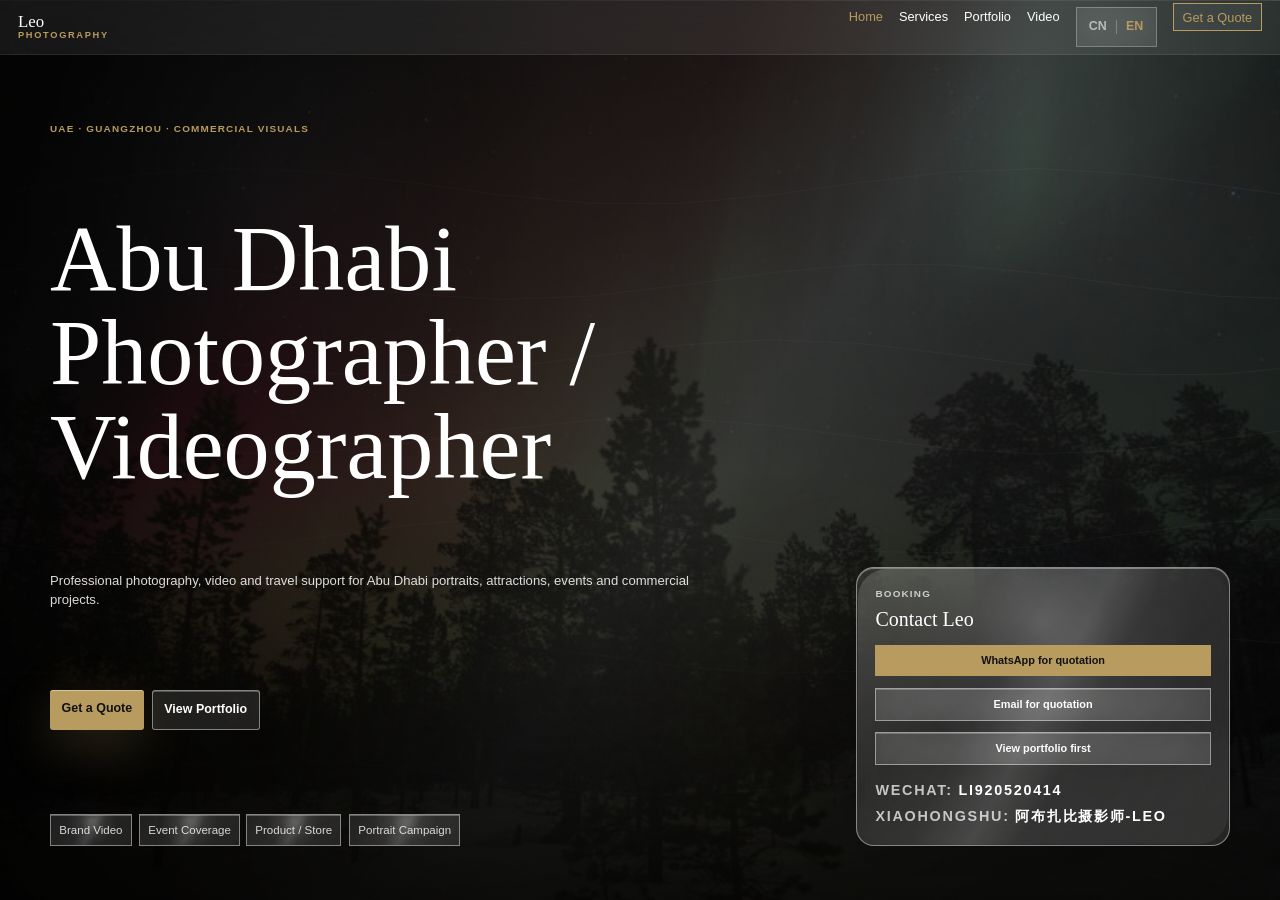
<file: index.html>
<!DOCTYPE html>
<html lang="en">
<head>
    <meta charset="UTF-8">
    <meta name="viewport" content="width=device-width, initial-scale=1.0">
    <meta name="description" content="Commercial video production and advertising photography in UAE, Dubai, Abu Dhabi and Guangzhou. Brand videos, event coverage, product photography and destination portraits.">
    <meta name="keywords" content="UAE commercial photographer, Dubai videographer, Abu Dhabi event photographer, Guangzhou commercial photography, Chinese photographer in UAE, brand video UAE, advertising photographer Guangzhou">
    <meta property="og:title" content="Leo Photography | UAE & Guangzhou Commercial Photographer / Videographer">
    <meta property="og:description" content="Commercial video production, advertising photography, event coverage and destination portraits for Chinese and international clients.">
    <meta property="og:type" content="website">
    <title>Leo Photography | UAE & Guangzhou Commercial Photographer / Videographer</title>
    <link rel="stylesheet" href="css/style.css">
</head>
<body class="home-page glass-page">
    <canvas id="glass-bg-canvas" class="glass-bg-canvas" aria-hidden="true"></canvas>
    <header class="header">
        <nav class="nav">
            <a class="logo" href="index.html" aria-label="Leo Photography home">
                <span>Leo</span>
                <small>Photography</small>
            </a>
            <div class="menu-toggle" id="mobile-menu" aria-label="Open navigation" role="button" tabindex="0">
                <span></span>
                <span></span>
                <span></span>
            </div>
            <ul class="nav-menu" id="nav-menu">
                <li><a href="index.html" class="active" data-i18n="nav.home">Home</a></li>
                <li><a href="services.html" data-i18n="nav.services">Services</a></li>
                <li><a href="gallery.html" data-i18n="nav.portfolio">Portfolio</a></li>
                <li><a href="video.html" data-i18n="menu.video">Video</a></li>
                <li>
                    <div class="language-switch" aria-label="Language switch">
                        <button type="button" class="lang-option" data-lang="zh" onclick="window.LeoI18n && window.LeoI18n.setLanguage('zh')">CN</button>
                        <span></span>
                        <button type="button" class="lang-option" data-lang="en" onclick="window.LeoI18n && window.LeoI18n.setLanguage('en')">EN</button>
                    </div>
                </li>
                <li><a href="https://wa.me/8613005442629" target="_blank" rel="noopener" class="nav-cta" data-i18n="nav.cta">Get a Quote</a></li>
            </ul>
        </nav>
    </header>

    <button class="reset-layout-btn" type="button" data-reset-glass data-i18n="glass.reset">Reset layout</button>

    <main>
        <section class="marketing-hero" id="top">
            <div class="hero-media" id="hero-media"></div>
            <div class="hero-shade"></div>
            <div class="hero-inner">
                <p class="eyebrow" data-i18n="hero.eyebrow">UAE · Guangzhou · Commercial Visuals</p>
                <h1 data-i18n="hero.title">Abu Dhabi Photographer / Videographer</h1>
                <p class="hero-copy" data-i18n="hero.copy">Professional visual production for brands, events, stores and destination portraits across the UAE and Guangzhou.</p>
                <div class="hero-actions">
                    <a href="https://wa.me/8613005442629" target="_blank" rel="noopener" class="btn btn-primary" data-i18n="hero.primary">Get a Quote</a>
                    <a href="gallery.html" class="btn btn-ghost" data-i18n="hero.secondary">View Portfolio</a>
                </div>
                <div class="hero-proof">
                    <span class="glass-card draggable-card" data-i18n="hero.proof1">Brand Video</span>
                    <span class="glass-card draggable-card" data-i18n="hero.proof2">Event Coverage</span>
                    <span class="glass-card draggable-card" data-i18n="hero.proof3">Product / Store</span>
                    <span class="glass-card draggable-card" data-i18n="hero.proof4">Portrait Campaign</span>
                </div>
                <aside class="hero-glass-card hero-contact-card glass-card draggable-card" aria-label="Contact Leo">
                    <p data-i18n="contact.eyebrow">Booking</p>
                    <h2 data-i18n="contact.shortTitle">Contact Leo</h2>
                    <div class="hero-contact-actions">
                        <a class="contact-button" href="https://wa.me/8613005442629" target="_blank" rel="noopener" data-track-contact="whatsapp" data-i18n="contact.whatsapp">WhatsApp for quotation</a>
                        <a class="contact-button" href="mailto:13005442629@163.com?subject=Commercial video / photography inquiry" data-track-contact="email" data-i18n="contact.email">Email for quotation</a>
                        <a class="contact-button" href="gallery.html" data-i18n="contact.portfolio">View portfolio first</a>
                    </div>
                    <div class="hero-contact-lines">
                        <p data-i18n="contact.wechat">WeChat: <strong>LI920520414</strong></p>
                        <p data-i18n="contact.xhs">Xiaohongshu: <strong>阿布扎比摄影师-Leo</strong></p>
                    </div>
                </aside>
            </div>
        </section>

        <section class="service-band" id="services">
            <div class="container glass-card draggable-card">
                <div class="section-heading">
                    <p class="eyebrow" data-i18n="services.eyebrow">Services</p>
                    <h2 data-i18n="services.title">Commercial visuals built for brand growth</h2>
                    <p data-i18n="services.copy">Video and photography for advertising, social media, websites, launches, exhibitions, stores and premium portraits.</p>
                </div>
                <div class="service-grid">
                    <article class="service-card glass-card draggable-card">
                        <img src="images/guangzhou/promotional/cover.jpg" alt="Commercial video production" loading="lazy">
                        <div>
                            <span>01</span>
                            <h3 data-i18n="services.videoTitle">Commercial Video Production</h3>
                            <p data-i18n="services.videoText">Brand films, ads, store introductions, product videos and event reels for Instagram, TikTok, websites and paid campaigns.</p>
                            <a href="gallery.html?tag=视频" data-i18n="services.videoLink">View video work</a>
                        </div>
                    </article>
                    <article class="service-card glass-card draggable-card">
                        <img src="images/abu-dhabi/exhibition/cover.jpg" alt="Event and exhibition coverage" loading="lazy">
                        <div>
                            <span>02</span>
                            <h3 data-i18n="services.eventTitle">Event & Exhibition Coverage</h3>
                            <p data-i18n="services.eventText">Coverage for UAE and Guangzhou exhibitions, launches, corporate events, store openings and brand activations.</p>
                            <a href="gallery.html?tag=活动" data-i18n="services.eventLink">View event work</a>
                        </div>
                    </article>
                    <article class="service-card glass-card draggable-card">
                        <img src="images/guangzhou/product/cover.jpg" alt="Advertising photography" loading="lazy">
                        <div>
                            <span>03</span>
                            <h3 data-i18n="services.photoTitle">Advertising Photography</h3>
                            <p data-i18n="services.photoText">Product, store, hotel, restaurant, space, team and personal brand photography for ads, menus, websites and social media.</p>
                            <a href="gallery.html?tag=商业" data-i18n="services.photoLink">View commercial work</a>
                        </div>
                    </article>
                </div>
            </div>
        </section>

        <section class="market-band">
            <div class="container market-layout glass-card draggable-card">
                <div>
                    <p class="eyebrow" data-i18n="markets.eyebrow">Markets</p>
                    <h2 data-i18n="markets.title">UAE and Guangzhou service for international clients</h2>
                    <p data-i18n="markets.copy">Leo works with Chinese brands, overseas founders, local businesses and international teams that need professional content ready for commercial use.</p>
                </div>
                <div class="market-grid">
                    <div class="glass-card draggable-card">
                        <span>UAE</span>
                        <h3>Abu Dhabi / Dubai</h3>
                        <p data-i18n="markets.uae">Exhibitions, hospitality, destination campaigns, tourism portraits, luxury spaces and social media content.</p>
                    </div>
                    <div class="glass-card draggable-card">
                        <span data-i18n="markets.chinaLabel">China</span>
                        <h3 data-i18n="markets.gzTitle">Guangzhou</h3>
                        <p data-i18n="markets.gz">Brand videos, product launches, store content, corporate events, commercial portraits and advertising assets.</p>
                    </div>
                    <div class="glass-card draggable-card">
                        <span data-i18n="markets.langLabel">Bilingual</span>
                        <h3 data-i18n="markets.langTitle">Chinese / English</h3>
                        <p data-i18n="markets.lang">Clear communication for Chinese clients, UAE local businesses and international production teams.</p>
                    </div>
                </div>
            </div>
        </section>

        <section class="featured-work">
            <div class="container glass-card draggable-card">
                <div class="section-heading split">
                    <div>
                        <p class="eyebrow" data-i18n="work.eyebrow">Selected Work</p>
                        <h2 data-i18n="work.title">Commercial case studies</h2>
                    </div>
                    <a href="gallery.html" class="text-link" data-i18n="work.viewAll">View all</a>
                </div>
                <div class="portfolio-grid" id="featured-albums"></div>
            </div>
        </section>

        <section class="trust-band">
            <div class="container trust-layout glass-card draggable-card">
                <div>
                    <p class="eyebrow" data-i18n="trust.eyebrow">Proof</p>
                    <h2 data-i18n="trust.title">Built for commercial delivery</h2>
                </div>
                <div class="trust-grid">
                    <div class="glass-card draggable-card">
                        <strong data-i18n="trust.item1Title">Commercial usage</strong>
                        <p data-i18n="trust.item1Text">Images and videos prepared for ads, websites, PR, menus, social media and client presentations.</p>
                    </div>
                    <div class="glass-card draggable-card">
                        <strong data-i18n="trust.item2Title">Bilingual communication</strong>
                        <p data-i18n="trust.item2Text">Chinese and English project communication for cross-border teams and UAE local clients.</p>
                    </div>
                    <div class="glass-card draggable-card">
                        <strong data-i18n="trust.item3Title">Fast social delivery</strong>
                        <p data-i18n="trust.item3Text">Deliverables can be planned for launch windows, event recaps and short-form content calendars.</p>
                    </div>
                    <div class="glass-card draggable-card">
                        <strong data-i18n="trust.item4Title">UAE + Guangzhou</strong>
                        <p data-i18n="trust.item4Text">Flexible production for Abu Dhabi, Dubai, Guangzhou and nearby commercial locations.</p>
                    </div>
                </div>
            </div>
        </section>

        <section class="process-band">
            <div class="container process-layout glass-card draggable-card">
                <div class="section-heading">
                    <p class="eyebrow" data-i18n="workflow.eyebrow">Workflow</p>
                    <h2 data-i18n="workflow.title">A clear process for business projects</h2>
                </div>
                <div class="process-list">
                    <div class="glass-card draggable-card">
                        <span>01</span>
                        <h3 data-i18n="workflow.step1Title">Brief & Objective</h3>
                        <p data-i18n="workflow.step1Text">Confirm business goal, target platform, location, visual reference, language needs and delivery format.</p>
                    </div>
                    <div class="glass-card draggable-card">
                        <span>02</span>
                        <h3 data-i18n="workflow.step2Title">Shot Plan</h3>
                        <p data-i18n="workflow.step2Text">Plan scenes, schedule, route and key frames based on advertising use, event flow or portrait concept.</p>
                    </div>
                    <div class="glass-card draggable-card">
                        <span>03</span>
                        <h3 data-i18n="workflow.step3Title">Production & Delivery</h3>
                        <p data-i18n="workflow.step3Text">Shoot, select, color grade, edit and retouch assets ready for ads, websites and social media.</p>
                    </div>
                </div>
            </div>
        </section>

        <section id="about" class="about-marketing">
            <div class="container about-layout glass-card draggable-card">
                <div>
                    <p class="eyebrow" data-i18n="about.eyebrow">About Leo</p>
                    <h2 data-i18n="about.title">Commercial perspective with real human texture</h2>
                </div>
                <div>
                    <p class="about-lead" data-i18n="about.lead">Leo provides commercial video and photography services across the UAE and Guangzhou, focused on brand image, advertising content, events, stores, products and destination portraits.</p>
                    <p id="photographer-bio" data-i18n="about.bio">Projects are planned around business use: where the assets will be published, what the audience needs to understand and how the final visuals support conversion.</p>
                    <div class="contact-info" id="contact-info"></div>
                </div>
            </div>
        </section>

        <section class="faq-band">
            <div class="container faq-layout glass-card draggable-card">
                <div class="section-heading">
                    <p class="eyebrow" data-i18n="faq.eyebrow">FAQ</p>
                    <h2 data-i18n="faq.title">Before you request a quote</h2>
                </div>
                <div class="faq-grid">
                    <article class="glass-card draggable-card">
                        <h3 data-i18n="faq.q1">Do you shoot in Dubai and Abu Dhabi?</h3>
                        <p data-i18n="faq.a1">Yes. Projects can be arranged in Abu Dhabi, Dubai, Guangzhou and nearby commercial locations.</p>
                    </article>
                    <article class="glass-card draggable-card">
                        <h3 data-i18n="faq.q2">Can you communicate in English?</h3>
                        <p data-i18n="faq.a2">Yes. Chinese and English inquiries are supported for briefs, shot plans and delivery notes.</p>
                    </article>
                    <article class="glass-card draggable-card">
                        <h3 data-i18n="faq.q3">Can you deliver short videos?</h3>
                        <p data-i18n="faq.a3">Yes. Short reels, brand clips, store introductions, event recaps and social-first edits can be planned.</p>
                    </article>
                    <article class="glass-card draggable-card">
                        <h3 data-i18n="faq.q4">What affects the price?</h3>
                        <p data-i18n="faq.a4">Location, shoot time, crew needs, number of deliverables, editing depth, usage and delivery timeline.</p>
                    </article>
                </div>
            </div>
        </section>

        <section id="contact" class="contact-cta">
            <div class="container contact-layout glass-card draggable-card">
                <div>
                    <p class="eyebrow" data-i18n="contact.eyebrow">Booking</p>
                    <h2 data-i18n="contact.title">Tell me about your campaign, event or brand story</h2>
                    <p data-i18n="contact.copy">Please include the city, project type, shooting date, target platform, expected deliverables and budget range.</p>
                    <ul class="quote-list">
                        <li data-i18n="contact.item1">City and shooting date</li>
                        <li data-i18n="contact.item2">Project type and usage platform</li>
                        <li data-i18n="contact.item3">Expected video length or photo quantity</li>
                        <li data-i18n="contact.item4">Budget range and delivery deadline</li>
                    </ul>
                </div>
                <div class="contact-panel glass-card draggable-card">
                    <a class="contact-button" href="https://wa.me/8613005442629" target="_blank" rel="noopener" data-track-contact="whatsapp" data-i18n="contact.whatsapp">WhatsApp for quotation</a>
                    <a class="contact-button" href="mailto:13005442629@163.com?subject=Commercial video / photography inquiry" data-track-contact="email" data-i18n="contact.email">Email for quotation</a>
                    <a class="contact-button" href="gallery.html" data-i18n="contact.portfolio">View portfolio first</a>
                    <p data-i18n="contact.wechat">WeChat: <strong>LI920520414</strong></p>
                    <p data-i18n="contact.xhs">Xiaohongshu: <strong>阿布扎比摄影师-Leo</strong></p>
                </div>
            </div>
        </section>
    </main>

    <footer class="footer">
        <div class="container">
            <p data-i18n="footer.copy">&copy; 2026 Leo Photography. Commercial Video & Portrait Photography.</p>
        </div>
    </footer>

    <script src="js/glass-bg.js"></script>
    <script src="js/i18n.js?v=20260706"></script>
    <script src="js/glass-cards.js"></script>
    <script src="js/main.js"></script>
</body>
</html>
</file>
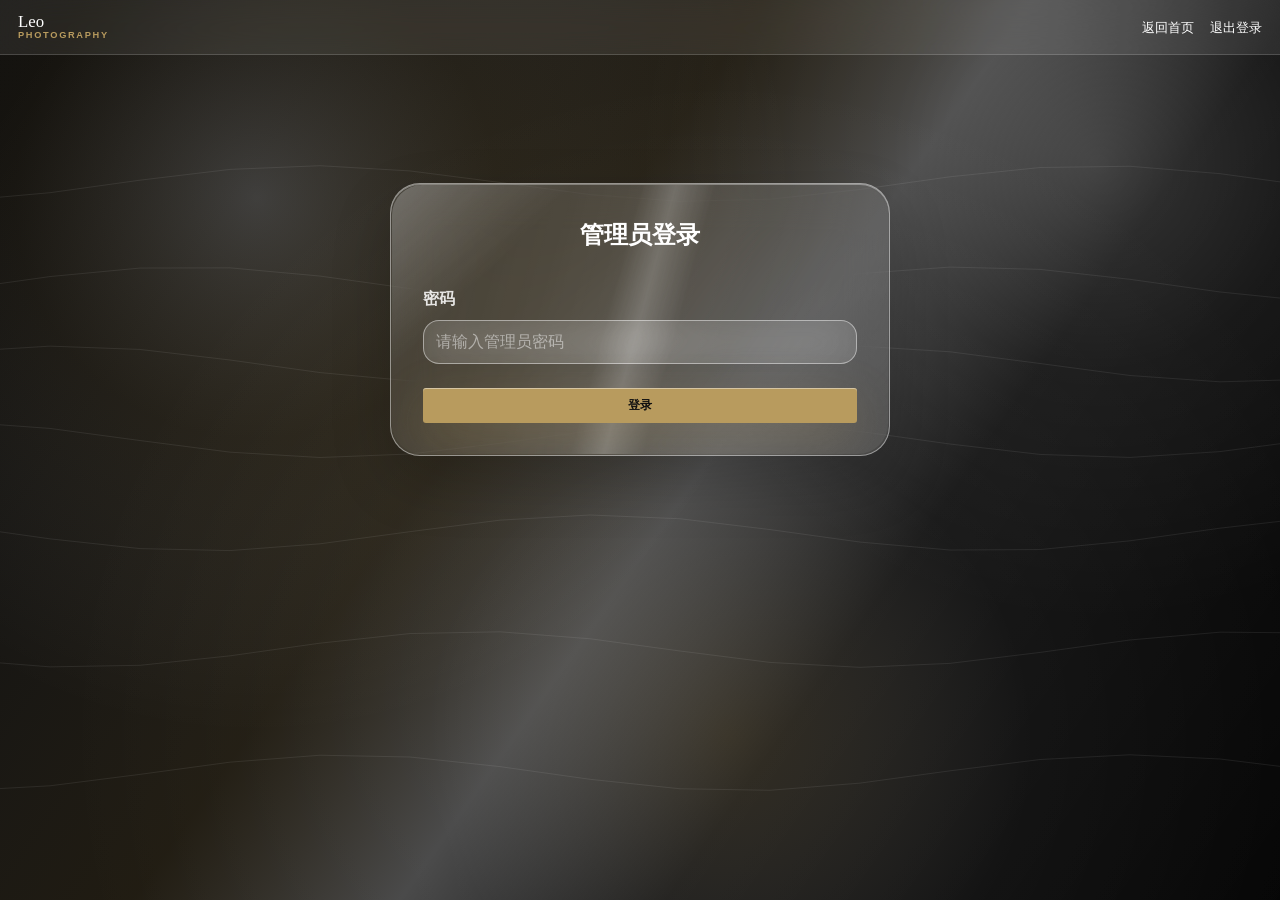
<file: admin.html>
<!DOCTYPE html>
<html lang="zh-CN">
<head>
    <meta charset="UTF-8">
    <meta name="viewport" content="width=device-width, initial-scale=1.0">
    <title>管理后台 - 个人摄影师Leo</title>
    <link rel="stylesheet" href="css/style.css">
</head>
<body class="glass-page admin-page">
    <canvas id="glass-bg-canvas" class="glass-bg-canvas" aria-hidden="true"></canvas>
    <header class="header">
        <nav class="nav">
            <a class="logo" href="index.html">
                <span>Leo</span>
                <small>Photography</small>
            </a>
            <div class="menu-toggle" id="mobile-menu">
                <span></span>
                <span></span>
                <span></span>
            </div>
            <ul class="nav-menu" id="nav-menu">
                <li><a href="index.html">返回首页</a></li>
                <li><a href="#" onclick="logout()">退出登录</a></li>
            </ul>
        </nav>
    </header>

    <!-- Login Form -->
    <div id="login-section" class="admin-container" style="display: none;">
        <div class="admin-content" style="max-width: 500px; margin: 4rem auto;">
            <h2 class="text-center mb-2">管理员登录</h2>
            <form onsubmit="handleLogin(event)">
                <div class="form-group">
                    <label>密码</label>
                    <input type="password" id="admin-password" required placeholder="请输入管理员密码">
                </div>
                <button type="submit" class="btn btn-primary" style="width: 100%;">登录</button>
            </form>
        </div>
    </div>

    <!-- Admin Dashboard -->
    <div id="admin-dashboard" style="display: none;">
        <div class="admin-container">
            <div class="admin-header">
                <h1>管理后台</h1>
                <p>管理相册和照片</p>
            </div>

            <div class="admin-tabs">
                <button class="admin-tab active" data-tab="albums">相册管理</button>
                <button class="admin-tab" data-tab="json">JSON编辑器</button>
                <button class="admin-tab" data-tab="guide">使用说明</button>
            </div>

            <!-- Albums Management Tab -->
            <div class="admin-content" id="tab-albums">
                <div style="display: flex; justify-content: space-between; align-items: center; margin-bottom: 2rem;">
                    <h2>相册列表</h2>
                    <button class="btn btn-primary" onclick="showAddAlbumForm()">+ 添加相册</button>
                </div>

                <div id="albums-list" class="albums-list">
                    <!-- Albums will be loaded here -->
                </div>
            </div>

            <!-- JSON Editor Tab -->
            <div class="admin-content hidden" id="tab-json">
                <div style="display: flex; justify-content: space-between; align-items: center; margin-bottom: 1rem;">
                    <h2>JSON编辑器</h2>
                    <div>
                        <button class="btn btn-secondary" onclick="formatJSON()">格式化</button>
                        <button class="btn btn-primary" onclick="downloadJSON()">下载JSON</button>
                    </div>
                </div>
                <p style="color: #666; margin-bottom: 1rem;">
                    直接编辑JSON配置文件。编辑完成后点击"下载JSON"，然后手动替换 data/albums.json 文件并提交到GitHub。
                </p>
                <textarea id="json-editor" class="json-editor"></textarea>
            </div>

            <!-- Guide Tab -->
            <div class="admin-content hidden" id="tab-guide">
                <h2>使用说明</h2>

                <div style="line-height: 1.8;">
                    <h3 style="margin-top: 2rem; margin-bottom: 1rem;">如何添加新相册？</h3>
                    <ol style="padding-left: 2rem;">
                        <li>在 <code>images/</code> 目录下创建相应的文件夹</li>
                        <li>将照片上传到该文件夹中</li>
                        <li>在"JSON编辑器"标签页编辑配置，添加新相册信息</li>
                        <li>下载编辑后的JSON文件</li>
                        <li>替换 <code>data/albums.json</code> 文件</li>
                        <li>提交更改到GitHub（<code>git add . && git commit -m "Add new album" && git push</code>）</li>
                    </ol>

                    <h3 style="margin-top: 2rem; margin-bottom: 1rem;">目录结构</h3>
                    <pre style="background: #f5f5f5; padding: 1rem; border-radius: 5px; overflow-x: auto;">
images/
├── abu-dhabi/
│   ├── louvre/
│   │   ├── cover.jpg
│   │   └── photo1.jpg
│   ├── grand-mosque/
│   └── emirates-palace/
└── guangzhou/
    ├── male/
    ├── female/
    ├── street/
    └── couple/</pre>

                    <h3 style="margin-top: 2rem; margin-bottom: 1rem;">JSON配置示例</h3>
                    <pre style="background: #f5f5f5; padding: 1rem; border-radius: 5px; overflow-x: auto;">
{
  "id": "album-id",
  "title": "相册标题",
  "description": "相册描述",
  "category": "guangzhou",
  "tags": ["标签1", "标签2"],
  "coverImage": "images/path/to/cover.jpg",
  "date": "2024-01",
  "location": "拍摄地点",
  "photos": [
    {
      "id": "photo-001",
      "src": "images/path/to/photo.jpg",
      "title": "照片标题",
      "description": "照片描述"
    }
  ]
}</pre>

                    <h3 style="margin-top: 2rem; margin-bottom: 1rem;">部署到GitHub Pages</h3>
                    <ol style="padding-left: 2rem;">
                        <li>将代码推送到GitHub仓库</li>
                        <li>在仓库设置中启用GitHub Pages</li>
                        <li>选择 <code>main</code> 分支的根目录</li>
                        <li>等待部署完成（通常1-2分钟）</li>
                        <li>访问 <code>https://你的用户名.github.io/仓库名</code></li>
                    </ol>

                    <h3 style="margin-top: 2rem; margin-bottom: 1rem;">修改管理员密码</h3>
                    <p>编辑 <code>js/admin.js</code> 文件，修改 <code>ADMIN_PASSWORD</code> 常量的值。</p>
                </div>
            </div>
        </div>
    </div>

    <!-- Add/Edit Album Modal -->
    <div id="album-modal" class="modal" style="display: none;">
        <div class="modal-content" style="max-width: 600px; margin: 2rem auto; background: white; padding: 2rem; border-radius: 10px; position: relative;">
            <span class="close-modal" onclick="closeModal()" style="position: absolute; top: 1rem; right: 1rem; font-size: 1.5rem; cursor: pointer;">&times;</span>
            <h2 id="modal-title">添加相册</h2>
            <form id="album-form" onsubmit="handleAlbumSubmit(event)">
                <input type="hidden" id="album-index">

                <div class="form-group">
                    <label>相册ID *</label>
                    <input type="text" id="album-id" required>
                </div>

                <div class="form-group">
                    <label>标题 *</label>
                    <input type="text" id="album-title-input" required>
                </div>

                <div class="form-group">
                    <label>描述</label>
                    <textarea id="album-description-input"></textarea>
                </div>

                <div class="form-group">
                    <label>分类 *</label>
                    <select id="album-category" required>
                        <option value="abu-dhabi">阿布扎比</option>
                        <option value="guangzhou">广州</option>
                    </select>
                </div>

                <div class="form-group">
                    <label>标签（用逗号分隔）</label>
                    <input type="text" id="album-tags" placeholder="例如: 人像, 街拍, 风光">
                </div>

                <div class="form-group">
                    <label>封面图片路径 *</label>
                    <input type="text" id="album-cover" required placeholder="例如: images/guangzhou/male/cover.jpg">
                </div>

                <div class="form-group">
                    <label>拍摄日期</label>
                    <input type="text" id="album-date" placeholder="例如: 2024-01">
                </div>

                <div class="form-group">
                    <label>拍摄地点</label>
                    <input type="text" id="album-location">
                </div>

                <div class="form-actions">
                    <button type="submit" class="btn btn-primary">保存</button>
                    <button type="button" class="btn" onclick="closeModal()">取消</button>
                </div>
            </form>
        </div>
    </div>

    <script src="js/glass-bg.js"></script>
    <script src="js/admin.js"></script>
</body>
</html>
</file>
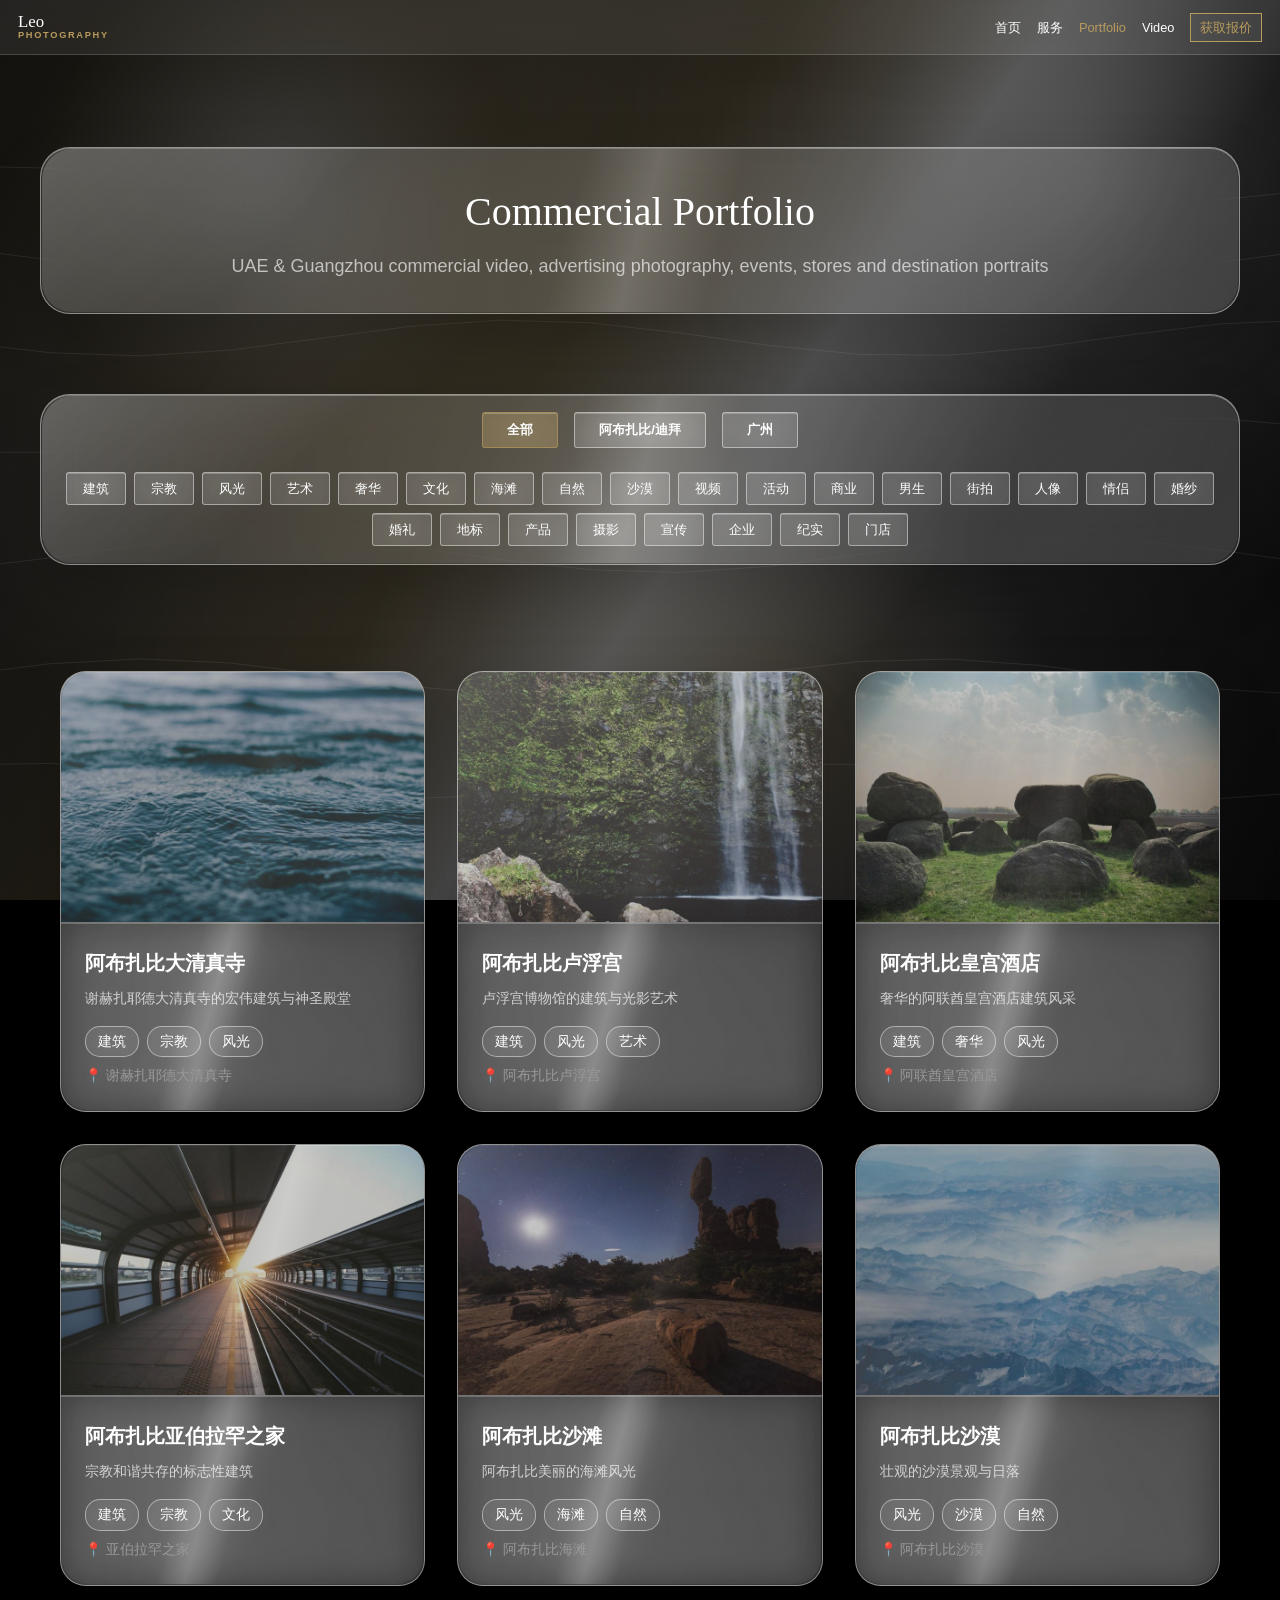
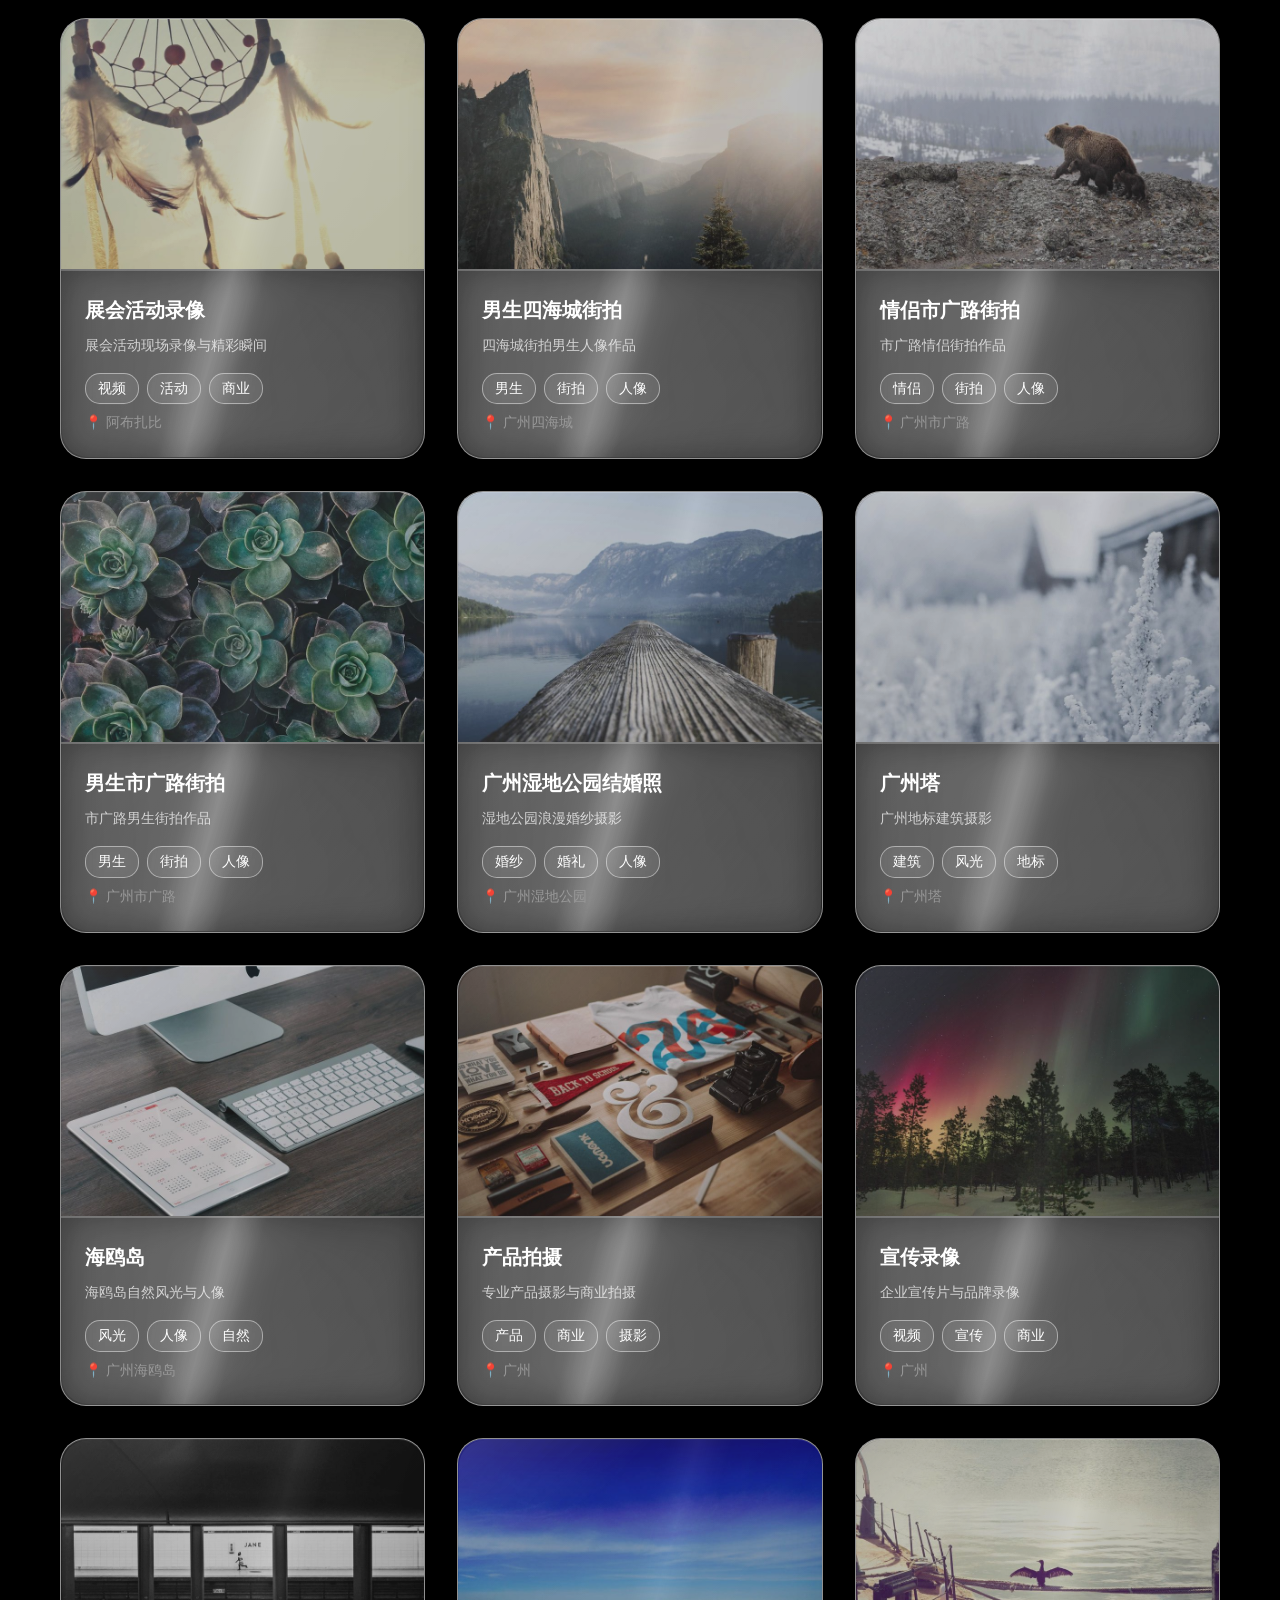
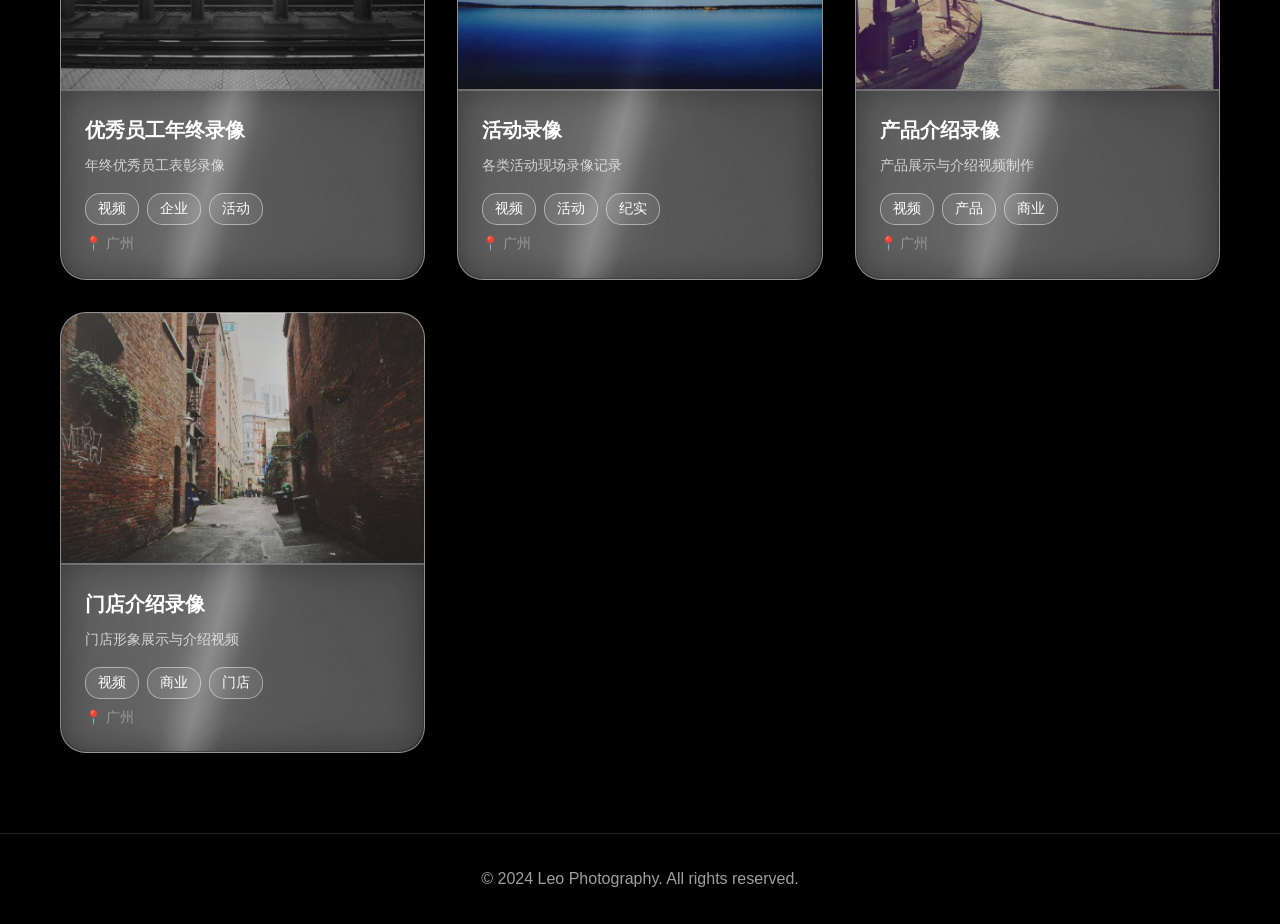
<file: gallery.html>
<!DOCTYPE html>
<html lang="zh-CN">
<head>
    <meta charset="UTF-8">
    <meta name="viewport" content="width=device-width, initial-scale=1.0">
    <meta name="description" content="Portfolio of UAE and Guangzhou commercial video production, advertising photography, events, stores, products and destination portraits by Leo.">
    <title>Commercial Portfolio - Leo Photography</title>
    <link rel="stylesheet" href="css/style.css">
</head>
<body class="glass-page">
    <canvas id="glass-bg-canvas" class="glass-bg-canvas" aria-hidden="true"></canvas>
    <header class="header">
        <nav class="nav">
            <a class="logo" href="index.html">
                <span>Leo</span>
                <small>Photography</small>
            </a>
            <div class="menu-toggle" id="mobile-menu">
                <span></span>
                <span></span>
                <span></span>
            </div>
            <ul class="nav-menu" id="nav-menu">
                <li><a href="index.html">首页</a></li>
                <li><a href="services.html">服务</a></li>
                <li><a href="gallery.html" class="active">Portfolio</a></li>
                <li><a href="video.html">Video</a></li>
                <li><a href="https://wa.me/8613005442629" target="_blank" rel="noopener" class="nav-cta">获取报价</a></li>
            </ul>
        </nav>
    </header>

    <main>
        <section class="gallery-header">
            <div class="container">
                <h1 class="page-title">Commercial Portfolio</h1>
                <p class="page-subtitle">UAE & Guangzhou commercial video, advertising photography, events, stores and destination portraits</p>
            </div>
        </section>

        <!-- Filter Section -->
        <section class="filter-section">
            <div class="container">
                <div class="filter-tabs">
                    <button class="filter-btn active" data-filter="all">全部</button>
                    <button class="filter-btn" data-filter="abu-dhabi-dubai">阿布扎比/迪拜</button>
                    <button class="filter-btn" data-filter="guangzhou">广州</button>
                </div>

                <div class="tags-filter" id="tags-filter">
                    <!-- Tags will be loaded here -->
                </div>
            </div>
        </section>

        <!-- Albums Grid -->
        <section class="albums-section">
            <div class="container">
                <div class="album-grid" id="albums-grid">
                    <!-- Albums will be loaded here -->
                </div>
            </div>
        </section>
    </main>

    <footer class="footer">
        <div class="container">
            <p>&copy; 2024 Leo Photography. All rights reserved.</p>
        </div>
    </footer>

    <script src="js/glass-bg.js"></script>
    <script src="js/gallery.js"></script>
</body>
</html>
</file>
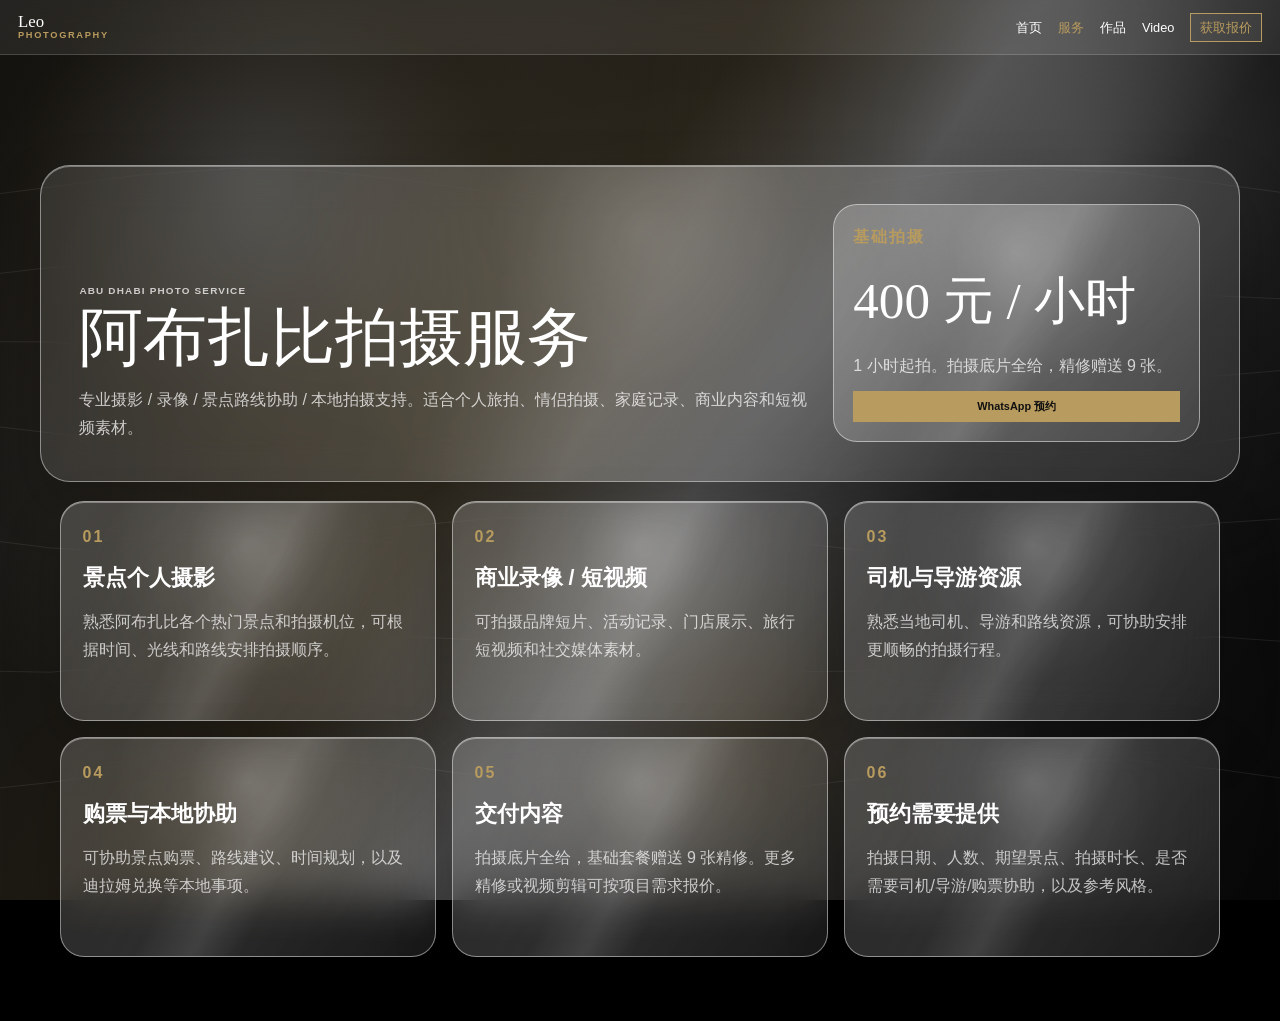
<file: services.html>
<!DOCTYPE html>
<html lang="zh-CN">
<head>
    <meta charset="UTF-8">
    <meta name="viewport" content="width=device-width, initial-scale=1.0">
    <meta name="description" content="阿布扎比摄影师 Leo 的具体拍摄服务、价格、景点路线、司机导游、购票和迪拉姆兑换协助。">
    <title>拍摄服务 - Leo Photography</title>
    <link rel="stylesheet" href="css/style.css">
</head>
<body class="glass-page service-detail-page">
    <canvas id="glass-bg-canvas" class="glass-bg-canvas" aria-hidden="true"></canvas>
    <header class="header">
        <nav class="nav">
            <a class="logo" href="index.html">
                <span>Leo</span>
                <small>Photography</small>
            </a>
            <div class="menu-toggle" id="mobile-menu">
                <span></span>
                <span></span>
                <span></span>
            </div>
            <ul class="nav-menu" id="nav-menu">
                <li><a href="index.html">首页</a></li>
                <li><a href="services.html" class="active">服务</a></li>
                <li><a href="gallery.html">作品</a></li>
                <li><a href="video.html">Video</a></li>
                <li><a href="https://wa.me/8613005442629" target="_blank" rel="noopener" class="nav-cta">获取报价</a></li>
            </ul>
        </nav>
    </header>

    <main class="service-detail-main">
        <section class="service-detail-hero">
            <div class="container service-detail-shell glass-card draggable-card">
                <div>
                    <p class="eyebrow">Abu Dhabi Photo Service</p>
                    <h1>阿布扎比拍摄服务</h1>
                    <p>专业摄影 / 录像 / 景点路线协助 / 本地拍摄支持。适合个人旅拍、情侣拍摄、家庭记录、商业内容和短视频素材。</p>
                </div>
                <aside class="service-price-card glass-card draggable-card">
                    <span>基础拍摄</span>
                    <strong>400 元 / 小时</strong>
                    <p>1 小时起拍。拍摄底片全给，精修赠送 9 张。</p>
                    <a class="contact-button" href="https://wa.me/8613005442629" target="_blank" rel="noopener">WhatsApp 预约</a>
                </aside>
            </div>
        </section>

        <section class="service-detail-section">
            <div class="container service-detail-grid">
                <article class="service-detail-card glass-card draggable-card">
                    <span>01</span>
                    <h2>景点个人摄影</h2>
                    <p>熟悉阿布扎比各个热门景点和拍摄机位，可根据时间、光线和路线安排拍摄顺序。</p>
                </article>
                <article class="service-detail-card glass-card draggable-card">
                    <span>02</span>
                    <h2>商业录像 / 短视频</h2>
                    <p>可拍摄品牌短片、活动记录、门店展示、旅行短视频和社交媒体素材。</p>
                </article>
                <article class="service-detail-card glass-card draggable-card">
                    <span>03</span>
                    <h2>司机与导游资源</h2>
                    <p>熟悉当地司机、导游和路线资源，可协助安排更顺畅的拍摄行程。</p>
                </article>
                <article class="service-detail-card glass-card draggable-card">
                    <span>04</span>
                    <h2>购票与本地协助</h2>
                    <p>可协助景点购票、路线建议、时间规划，以及迪拉姆兑换等本地事项。</p>
                </article>
                <article class="service-detail-card glass-card draggable-card">
                    <span>05</span>
                    <h2>交付内容</h2>
                    <p>拍摄底片全给，基础套餐赠送 9 张精修。更多精修或视频剪辑可按项目需求报价。</p>
                </article>
                <article class="service-detail-card glass-card draggable-card">
                    <span>06</span>
                    <h2>预约需要提供</h2>
                    <p>拍摄日期、人数、期望景点、拍摄时长、是否需要司机/导游/购票协助，以及参考风格。</p>
                </article>
            </div>
        </section>
    </main>

    <script src="js/glass-bg.js"></script>
    <script src="js/glass-cards.js"></script>
    <script src="js/main.js"></script>
</body>
</html>
</file>
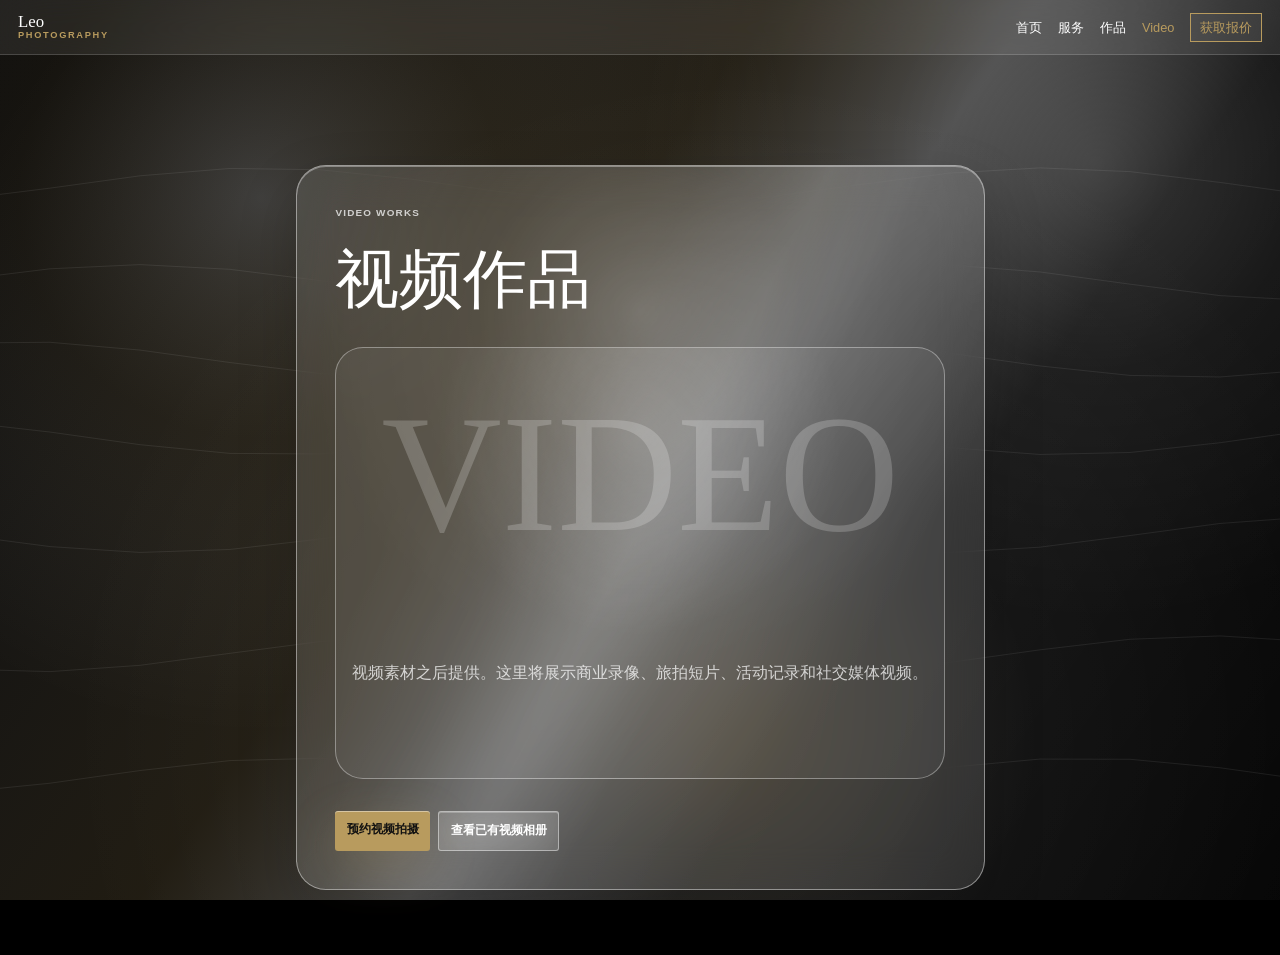
<file: video.html>
<!DOCTYPE html>
<html lang="zh-CN">
<head>
    <meta charset="UTF-8">
    <meta name="viewport" content="width=device-width, initial-scale=1.0">
    <meta name="description" content="Leo Photography 视频作品页面，后续将展示商业录像、旅拍视频和短视频素材。">
    <title>Video - Leo Photography</title>
    <link rel="stylesheet" href="css/style.css">
</head>
<body class="glass-page video-page">
    <canvas id="glass-bg-canvas" class="glass-bg-canvas" aria-hidden="true"></canvas>
    <header class="header">
        <nav class="nav">
            <a class="logo" href="index.html">
                <span>Leo</span>
                <small>Photography</small>
            </a>
            <div class="menu-toggle" id="mobile-menu">
                <span></span>
                <span></span>
                <span></span>
            </div>
            <ul class="nav-menu" id="nav-menu">
                <li><a href="index.html">首页</a></li>
                <li><a href="services.html">服务</a></li>
                <li><a href="gallery.html">作品</a></li>
                <li><a href="video.html" class="active">Video</a></li>
                <li><a href="https://wa.me/8613005442629" target="_blank" rel="noopener" class="nav-cta">获取报价</a></li>
            </ul>
        </nav>
    </header>

    <main class="video-main">
        <section class="video-stage">
            <div class="container video-shell glass-card draggable-card">
                <p class="eyebrow">Video Works</p>
                <h1>视频作品</h1>
                <div class="video-placeholder">
                    <span>VIDEO</span>
                    <p>视频素材之后提供。这里将展示商业录像、旅拍短片、活动记录和社交媒体视频。</p>
                </div>
                <div class="hero-actions">
                    <a class="btn btn-primary" href="https://wa.me/8613005442629" target="_blank" rel="noopener">预约视频拍摄</a>
                    <a class="btn btn-ghost" href="gallery.html?tag=视频">查看已有视频相册</a>
                </div>
            </div>
        </section>
    </main>

    <script src="js/glass-bg.js"></script>
    <script src="js/glass-cards.js"></script>
    <script src="js/main.js"></script>
</body>
</html>
</file>
<file: css/style.css>
/* Reset and Base Styles */
* {
    margin: 0;
    padding: 0;
    box-sizing: border-box;
}

:root {
    --primary-color: #2c3e50;
    --secondary-color: #3498db;
    --accent-color: #e74c3c;
    --text-color: #333;
    --light-bg: #f8f9fa;
    --white: #ffffff;
    --shadow: 0 2px 10px rgba(0, 0, 0, 0.1);
    --shadow-lg: 0 4px 20px rgba(0, 0, 0, 0.15);
}

body {
    font-family: -apple-system, BlinkMacSystemFont, 'Segoe UI', Roboto, 'Helvetica Neue', Arial, sans-serif;
    line-height: 1.6;
    color: var(--text-color);
    background-color: var(--white);
    overflow-x: hidden;
}

.container {
    max-width: 1200px;
    margin: 0 auto;
    padding: 0 20px;
}

/* Header and Navigation */
.header {
    background-color: var(--white);
    box-shadow: var(--shadow);
    position: sticky;
    top: 0;
    z-index: 100;
}

.nav {
    display: flex;
    justify-content: space-between;
    align-items: center;
    padding: 1rem 2rem;
    max-width: 1200px;
    margin: 0 auto;
}

.logo {
    font-size: 1.5rem;
    font-weight: bold;
    color: var(--primary-color);
}

.nav-menu {
    display: flex;
    list-style: none;
    gap: 2rem;
}

.nav-menu a {
    text-decoration: none;
    color: var(--text-color);
    font-weight: 500;
    transition: color 0.3s;
}

.nav-menu a:hover,
.nav-menu a.active {
    color: var(--secondary-color);
}

.admin-link {
    color: var(--accent-color) !important;
}

/* Hero Slider Section */
.hero-slider {
    position: relative;
    width: 100%;
    height: 100vh;
    min-height: 500px;
    overflow: hidden;
}

.slider-container {
    position: absolute;
    top: 0;
    left: 0;
    width: 100%;
    height: 100%;
}

.slider-slide {
    position: absolute;
    top: 0;
    left: 0;
    width: 100%;
    height: 100%;
    opacity: 0;
    transition: opacity 1.5s ease-in-out;
    background-size: cover;
    background-position: center;
    background-repeat: no-repeat;
}

.slider-slide.active {
    opacity: 1;
    z-index: 1;
}

.slider-overlay {
    position: absolute;
    top: 0;
    left: 0;
    width: 100%;
    height: 100%;
    background: linear-gradient(to bottom, rgba(0, 0, 0, 0.3), rgba(0, 0, 0, 0.5));
    z-index: 2;
}

.slider-content {
    position: absolute;
    top: 50%;
    left: 50%;
    transform: translate(-50%, -50%);
    text-align: center;
    color: var(--white);
    z-index: 3;
    max-width: 800px;
    padding: 0 20px;
    width: 100%;
}

.slider-title {
    font-size: 3.5rem;
    font-weight: bold;
    margin-bottom: 1rem;
    text-shadow: 2px 2px 10px rgba(0, 0, 0, 0.7);
    animation: fadeInUp 1s ease-out;
}

.slider-subtitle {
    font-size: 1.5rem;
    margin-bottom: 2rem;
    opacity: 0.95;
    text-shadow: 1px 1px 5px rgba(0, 0, 0, 0.7);
    animation: fadeInUp 1s ease-out 0.3s backwards;
}

.slider-content .btn {
    animation: fadeInUp 1s ease-out 0.6s backwards;
}

@keyframes fadeInUp {
    from {
        opacity: 0;
        transform: translateY(30px);
    }
    to {
        opacity: 1;
        transform: translateY(0);
    }
}

/* Slider Navigation */
.slider-nav {
    position: absolute;
    top: 50%;
    transform: translateY(-50%);
    background: rgba(255, 255, 255, 0.2);
    color: var(--white);
    border: none;
    font-size: 3rem;
    padding: 1rem 1.5rem;
    cursor: pointer;
    z-index: 4;
    transition: all 0.3s;
    backdrop-filter: blur(5px);
}

.slider-nav:hover {
    background: rgba(255, 255, 255, 0.3);
}

.slider-prev {
    left: 20px;
}

.slider-next {
    right: 20px;
}

/* Slider Dots */
.slider-dots {
    position: absolute;
    bottom: 30px;
    left: 50%;
    transform: translateX(-50%);
    display: flex;
    gap: 12px;
    z-index: 4;
}

.slider-dot {
    width: 12px;
    height: 12px;
    border-radius: 50%;
    background: rgba(255, 255, 255, 0.5);
    cursor: pointer;
    transition: all 0.3s;
    border: 2px solid transparent;
}

.slider-dot:hover {
    background: rgba(255, 255, 255, 0.8);
}

.slider-dot.active {
    background: var(--white);
    border-color: var(--white);
    width: 14px;
    height: 14px;
}

.btn {
    display: inline-block;
    padding: 12px 32px;
    text-decoration: none;
    border-radius: 5px;
    font-weight: 600;
    transition: all 0.3s;
    border: none;
    cursor: pointer;
}

.btn-primary {
    background-color: var(--white);
    color: var(--secondary-color);
}

.btn-primary:hover {
    transform: translateY(-2px);
    box-shadow: var(--shadow-lg);
}

.btn-secondary {
    background-color: var(--secondary-color);
    color: var(--white);
}

.btn-danger {
    background-color: var(--accent-color);
    color: var(--white);
}

/* Sections */
.section-title {
    text-align: center;
    font-size: 2.5rem;
    margin-bottom: 3rem;
    color: var(--primary-color);
}

.about {
    padding: 80px 20px;
    background-color: var(--light-bg);
}

.about-content {
    max-width: 800px;
    margin: 0 auto;
    text-align: center;
}

.about-content p {
    font-size: 1.125rem;
    line-height: 1.8;
    margin-bottom: 2rem;
}

.contact-info {
    display: flex;
    justify-content: center;
    gap: 2rem;
    flex-wrap: wrap;
}

.contact-item {
    display: flex;
    align-items: center;
    gap: 0.5rem;
}

/* Categories */
.categories {
    padding: 80px 20px;
}

.category-grid {
    display: grid;
    grid-template-columns: repeat(auto-fit, minmax(300px, 1fr));
    gap: 2rem;
}

.category-card {
    background: var(--white);
    border-radius: 10px;
    padding: 2rem;
    text-align: center;
    box-shadow: var(--shadow);
    transition: transform 0.3s, box-shadow 0.3s;
    cursor: pointer;
}

.category-card:hover {
    transform: translateY(-5px);
    box-shadow: var(--shadow-lg);
}

.category-card h3 {
    color: var(--primary-color);
    margin-bottom: 0.5rem;
}

/* Albums Grid */
.featured,
.albums-section {
    padding: 80px 20px;
}

.album-grid {
    display: grid;
    grid-template-columns: repeat(auto-fill, minmax(280px, 1fr));
    gap: 2rem;
}

.album-card {
    background: var(--white);
    border-radius: 10px;
    overflow: hidden;
    box-shadow: var(--shadow);
    transition: transform 0.3s, box-shadow 0.3s;
    cursor: pointer;
}

.album-card:hover {
    transform: translateY(-5px);
    box-shadow: var(--shadow-lg);
}

.album-cover {
    width: 100%;
    height: 250px;
    object-fit: cover;
    background-color: var(--light-bg);
    display: flex;
    align-items: center;
    justify-content: center;
    color: #999;
}

.album-cover img {
    width: 100%;
    height: 100%;
    object-fit: cover;
}

.album-info {
    padding: 1.5rem;
}

.album-title {
    font-size: 1.25rem;
    font-weight: 600;
    margin-bottom: 0.5rem;
    color: var(--primary-color);
}

.album-description {
    color: #666;
    font-size: 0.9rem;
    margin-bottom: 1rem;
}

.album-tags {
    display: flex;
    flex-wrap: wrap;
    gap: 0.5rem;
}

.tag {
    display: inline-block;
    padding: 0.25rem 0.75rem;
    background-color: var(--light-bg);
    border-radius: 15px;
    font-size: 0.85rem;
    color: var(--text-color);
}

/* Gallery Page */
.gallery-header {
    background: linear-gradient(135deg, var(--primary-color) 0%, var(--secondary-color) 100%);
    color: var(--white);
    padding: 60px 20px;
    text-align: center;
}

.page-title {
    font-size: 2.5rem;
    margin-bottom: 0.5rem;
}

.page-subtitle {
    font-size: 1.125rem;
    opacity: 0.9;
}

/* Filter Section */
.filter-section {
    padding: 40px 20px;
    background-color: var(--light-bg);
}

.filter-tabs {
    display: flex;
    justify-content: center;
    gap: 1rem;
    flex-wrap: wrap;
    margin-bottom: 1.5rem;
}

.filter-btn {
    padding: 0.5rem 1.5rem;
    background-color: var(--white);
    border: 2px solid var(--primary-color);
    border-radius: 25px;
    color: var(--primary-color);
    font-weight: 600;
    cursor: pointer;
    transition: all 0.3s;
}

.filter-btn:hover,
.filter-btn.active {
    background-color: var(--primary-color);
    color: var(--white);
}

.tags-filter {
    display: flex;
    justify-content: center;
    gap: 0.5rem;
    flex-wrap: wrap;
}

.tag-filter {
    padding: 0.4rem 1rem;
    background-color: var(--white);
    border: 1px solid #ddd;
    border-radius: 20px;
    cursor: pointer;
    transition: all 0.3s;
}

.tag-filter:hover,
.tag-filter.active {
    background-color: var(--secondary-color);
    color: var(--white);
    border-color: var(--secondary-color);
}

/* Album Detail Page */
.album-header {
    padding: 60px 20px;
    background-color: var(--light-bg);
}

.back-link {
    display: inline-block;
    margin-bottom: 1rem;
    color: var(--secondary-color);
    text-decoration: none;
    font-weight: 600;
}

.back-link:hover {
    text-decoration: underline;
}

.album-meta {
    display: flex;
    gap: 2rem;
    flex-wrap: wrap;
    margin-top: 1rem;
    color: #666;
}

/* Photos Grid */
.photos-section {
    padding: 60px 20px;
}

.photos-grid {
    display: grid;
    grid-template-columns: repeat(auto-fill, minmax(250px, 1fr));
    gap: 1.5rem;
}

.photo-item {
    position: relative;
    overflow: hidden;
    border-radius: 8px;
    cursor: pointer;
    aspect-ratio: 1;
    background-color: var(--light-bg);
}

.photo-item img {
    width: 100%;
    height: 100%;
    object-fit: cover;
    transition: transform 0.3s;
}

.photo-item:hover img {
    transform: scale(1.1);
}

.photo-overlay {
    position: absolute;
    bottom: 0;
    left: 0;
    right: 0;
    background: linear-gradient(to top, rgba(0, 0, 0, 0.7), transparent);
    color: var(--white);
    padding: 1rem;
    opacity: 0;
    transition: opacity 0.3s;
}

.photo-item:hover .photo-overlay {
    opacity: 1;
}

/* Video Support */
.video-item {
    position: relative;
}

.video-item video {
    width: 100%;
    height: 100%;
    object-fit: cover;
    cursor: pointer;
}

.video-play-icon {
    position: absolute;
    top: 50%;
    left: 50%;
    transform: translate(-50%, -50%);
    width: 60px;
    height: 60px;
    background: rgba(0, 0, 0, 0.6);
    border-radius: 50%;
    display: flex;
    align-items: center;
    justify-content: center;
    font-size: 24px;
    color: var(--white);
    cursor: pointer;
    transition: all 0.3s;
    backdrop-filter: blur(5px);
    pointer-events: none;
}

.video-item:hover .video-play-icon {
    background: rgba(0, 0, 0, 0.8);
    transform: translate(-50%, -50%) scale(1.1);
}

.media-type-badge {
    display: inline-block;
    background: var(--accent-color);
    color: var(--white);
    padding: 0.25rem 0.75rem;
    border-radius: 15px;
    font-size: 0.75rem;
    font-weight: 600;
    margin-top: 0.5rem;
}

/* Download Button */
.download-btn {
    position: absolute;
    top: 10px;
    right: 10px;
    background: rgba(0, 0, 0, 0.6);
    color: var(--white);
    border: none;
    width: 36px;
    height: 36px;
    border-radius: 50%;
    cursor: pointer;
    font-size: 16px;
    display: flex;
    align-items: center;
    justify-content: center;
    opacity: 0;
    transition: all 0.3s;
    z-index: 10;
    backdrop-filter: blur(5px);
}

.photo-item:hover .download-btn {
    opacity: 1;
}

.download-btn:hover {
    background: rgba(0, 0, 0, 0.8);
    transform: scale(1.1);
}

/* Album Actions */
.album-actions {
    display: flex;
    gap: 0.5rem;
    flex-wrap: wrap;
}

.album-actions .btn {
    white-space: nowrap;
}

/* Lightbox Video */
.lightbox-video {
    max-width: 90vw;
    max-height: 80vh;
    outline: none;
}

/* Lightbox */
.lightbox {
    display: none;
    position: fixed;
    top: 0;
    left: 0;
    right: 0;
    bottom: 0;
    background-color: rgba(0, 0, 0, 0.9);
    z-index: 1000;
    align-items: center;
    justify-content: center;
}

.lightbox.active {
    display: flex;
}

.lightbox-content {
    position: relative;
    max-width: 90%;
    max-height: 90%;
}

.lightbox-img {
    max-width: 100%;
    max-height: 80vh;
    object-fit: contain;
}

.lightbox-close {
    position: absolute;
    top: -40px;
    right: 0;
    color: var(--white);
    font-size: 2rem;
    cursor: pointer;
}

.lightbox-prev,
.lightbox-next {
    position: absolute;
    top: 50%;
    transform: translateY(-50%);
    background-color: rgba(255, 255, 255, 0.2);
    color: var(--white);
    border: none;
    font-size: 2rem;
    padding: 1rem;
    cursor: pointer;
    transition: background-color 0.3s;
}

.lightbox-prev {
    left: -60px;
}

.lightbox-next {
    right: -60px;
}

.lightbox-prev:hover,
.lightbox-next:hover {
    background-color: rgba(255, 255, 255, 0.3);
}

.lightbox-caption {
    color: var(--white);
    text-align: center;
    margin-top: 1rem;
}

/* Admin Page */
.admin-container {
    max-width: 1400px;
    margin: 2rem auto;
    padding: 0 20px;
}

.admin-header {
    background: var(--primary-color);
    color: var(--white);
    padding: 2rem;
    border-radius: 10px;
    margin-bottom: 2rem;
}

.admin-tabs {
    display: flex;
    gap: 1rem;
    margin-bottom: 2rem;
    border-bottom: 2px solid var(--light-bg);
}

.admin-tab {
    padding: 1rem 2rem;
    background: none;
    border: none;
    cursor: pointer;
    font-weight: 600;
    color: var(--text-color);
    border-bottom: 3px solid transparent;
    transition: all 0.3s;
}

.admin-tab.active {
    color: var(--secondary-color);
    border-bottom-color: var(--secondary-color);
}

.admin-content {
    background: var(--white);
    padding: 2rem;
    border-radius: 10px;
    box-shadow: var(--shadow);
}

.form-group {
    margin-bottom: 1.5rem;
}

.form-group label {
    display: block;
    margin-bottom: 0.5rem;
    font-weight: 600;
}

.form-group input,
.form-group textarea,
.form-group select {
    width: 100%;
    padding: 0.75rem;
    border: 1px solid #ddd;
    border-radius: 5px;
    font-size: 1rem;
}

.form-group textarea {
    min-height: 100px;
    resize: vertical;
}

.form-actions {
    display: flex;
    gap: 1rem;
    margin-top: 2rem;
}

.albums-list {
    display: grid;
    gap: 1rem;
}

.album-item {
    display: flex;
    align-items: center;
    gap: 1rem;
    padding: 1rem;
    background: var(--light-bg);
    border-radius: 8px;
}

.album-item-thumb {
    width: 80px;
    height: 80px;
    object-fit: cover;
    border-radius: 5px;
    background-color: #ddd;
}

.album-item-info {
    flex: 1;
}

.album-item-actions {
    display: flex;
    gap: 0.5rem;
}

.json-editor {
    width: 100%;
    min-height: 400px;
    font-family: 'Monaco', 'Menlo', 'Courier New', monospace;
    font-size: 0.9rem;
    padding: 1rem;
    border: 1px solid #ddd;
    border-radius: 5px;
}

/* Modal */
.modal {
    position: fixed;
    top: 0;
    left: 0;
    width: 100%;
    height: 100%;
    background-color: rgba(0, 0, 0, 0.5);
    z-index: 1000;
    overflow-y: auto;
}

.modal-content {
    position: relative;
    background-color: var(--white);
    margin: 2rem auto;
    padding: 2rem;
    border-radius: 10px;
    box-shadow: var(--shadow-lg);
}

.close-modal {
    position: absolute;
    top: 1rem;
    right: 1rem;
    font-size: 1.5rem;
    cursor: pointer;
    color: #999;
    transition: color 0.3s;
}

.close-modal:hover {
    color: var(--text-color);
}

/* Footer */
.footer {
    background-color: var(--primary-color);
    color: var(--white);
    text-align: center;
    padding: 2rem 20px;
    margin-top: 4rem;
}

/* Mobile Menu Toggle */
.menu-toggle {
    display: none;
    flex-direction: column;
    cursor: pointer;
    padding: 0.5rem;
}

.menu-toggle span {
    width: 25px;
    height: 3px;
    background-color: var(--primary-color);
    margin: 3px 0;
    transition: 0.3s;
    border-radius: 3px;
}

.menu-toggle.active span:nth-child(1) {
    transform: rotate(-45deg) translate(-5px, 6px);
}

.menu-toggle.active span:nth-child(2) {
    opacity: 0;
}

.menu-toggle.active span:nth-child(3) {
    transform: rotate(45deg) translate(-5px, -6px);
}

/* Tablet Responsive */
@media (max-width: 1024px) {
    .container {
        padding: 0 15px;
    }

    .hero-slider {
        height: 80vh;
    }

    .slider-title {
        font-size: 2.5rem;
    }

    .slider-subtitle {
        font-size: 1.25rem;
    }

    .section-title {
        font-size: 2rem;
    }

    .album-grid {
        grid-template-columns: repeat(auto-fill, minmax(250px, 1fr));
        gap: 1.5rem;
    }
}

/* Mobile Responsive */
@media (max-width: 768px) {
    /* Navigation */
    .nav {
        padding: 1rem;
    }

    .menu-toggle {
        display: flex;
    }

    .nav-menu {
        position: fixed;
        top: 72px;
        right: 0;
        width: 250px;
        height: calc(100vh - 72px);
        background-color: var(--white);
        display: none;
        flex-direction: column;
        padding: 2rem 0;
        box-shadow: -2px 0 10px rgba(0, 0, 0, 0.1);
        gap: 0;
        z-index: 99;
    }

    .nav-menu.active {
        display: flex;
    }

    .nav-menu li {
        width: 100%;
        text-align: center;
        padding: 1rem 0;
        border-bottom: 1px solid var(--light-bg);
    }

    .nav-menu a {
        display: block;
        padding: 0.5rem 1rem;
    }

    /* Hero Slider */
    .hero-slider {
        height: 70vh;
        min-height: 400px;
    }

    .slider-title {
        font-size: 2rem;
        line-height: 1.3;
    }

    .slider-subtitle {
        font-size: 1rem;
        margin-bottom: 1.5rem;
    }

    .slider-nav {
        font-size: 2rem;
        padding: 0.75rem 1rem;
    }

    .slider-prev {
        left: 10px;
    }

    .slider-next {
        right: 10px;
    }

    .slider-dots {
        bottom: 20px;
        gap: 8px;
    }

    .slider-dot {
        width: 10px;
        height: 10px;
    }

    .slider-dot.active {
        width: 12px;
        height: 12px;
    }

    /* Sections */
    .about,
    .categories,
    .featured,
    .albums-section,
    .photos-section {
        padding: 50px 15px;
    }

    .section-title {
        font-size: 1.75rem;
        margin-bottom: 2rem;
    }

    /* Category and Album Grids */
    .category-grid,
    .album-grid {
        grid-template-columns: 1fr;
        gap: 1.5rem;
    }

    .album-cover {
        height: 200px;
    }

    /* Photos Grid */
    .photos-grid {
        grid-template-columns: repeat(2, 1fr);
        gap: 0.75rem;
    }

    /* Contact Info */
    .contact-info {
        flex-direction: column;
        gap: 1rem;
    }

    /* Filter Section */
    .filter-tabs {
        gap: 0.5rem;
    }

    .filter-btn {
        padding: 0.4rem 1rem;
        font-size: 0.9rem;
    }

    /* Gallery Header */
    .gallery-header {
        padding: 40px 15px;
    }

    .page-title {
        font-size: 2rem;
    }

    .page-subtitle {
        font-size: 1rem;
    }

    /* Album Header */
    .album-header {
        padding: 40px 15px;
    }

    .album-title {
        font-size: 1.75rem;
    }

    .album-meta {
        flex-direction: column;
        gap: 0.5rem;
    }

    .album-actions {
        width: 100%;
        justify-content: stretch;
    }

    .album-actions .btn {
        flex: 1;
        min-width: 0;
        font-size: 0.85rem;
        padding: 0.5rem;
    }

    .video-play-icon {
        width: 50px;
        height: 50px;
        font-size: 20px;
    }

    .download-btn {
        opacity: 1;
        width: 32px;
        height: 32px;
        font-size: 14px;
    }

    /* Lightbox */
    .lightbox-prev,
    .lightbox-next {
        font-size: 1.5rem;
        padding: 0.5rem;
        position: fixed;
    }

    .lightbox-prev {
        left: 10px;
        bottom: 20%;
        top: auto;
        transform: none;
    }

    .lightbox-next {
        right: 10px;
        bottom: 20%;
        top: auto;
        transform: none;
    }

    .lightbox-close {
        top: 10px;
        right: 10px;
    }

    .lightbox-content {
        max-width: 95%;
        max-height: 85%;
    }

    .lightbox-img {
        max-height: 70vh;
    }

    /* Admin Panel */
    .admin-tabs {
        overflow-x: auto;
        gap: 0.5rem;
        flex-wrap: nowrap;
    }

    .admin-tab {
        padding: 0.75rem 1.5rem;
        white-space: nowrap;
        font-size: 0.9rem;
    }

    .album-item {
        flex-direction: column;
        text-align: center;
    }

    .album-item-thumb {
        width: 100%;
        height: 150px;
    }

    .album-item-actions {
        width: 100%;
        justify-content: center;
    }

    .form-actions {
        flex-direction: column;
    }

    .form-actions .btn {
        width: 100%;
    }

    /* Modal */
    .modal-content {
        margin: 1rem;
        padding: 1.5rem;
        max-width: calc(100% - 2rem);
    }

    /* Footer */
    .footer {
        padding: 1.5rem 15px;
        font-size: 0.9rem;
    }

    /* Buttons */
    .btn {
        padding: 10px 24px;
        font-size: 0.9rem;
    }
}

/* Small Mobile */
@media (max-width: 480px) {
    .logo {
        font-size: 1.25rem;
    }

    .slider-title {
        font-size: 1.5rem;
    }

    .slider-subtitle {
        font-size: 0.9rem;
    }

    .slider-nav {
        font-size: 1.5rem;
        padding: 0.5rem 0.75rem;
    }

    .section-title {
        font-size: 1.5rem;
    }

    .photos-grid {
        grid-template-columns: 1fr;
    }

    .filter-tabs {
        flex-direction: column;
        width: 100%;
    }

    .filter-btn {
        width: 100%;
    }

    .admin-header h1 {
        font-size: 1.5rem;
    }
}

/* Utility Classes */
.text-center {
    text-align: center;
}

.mt-2 {
    margin-top: 2rem;
}

.mb-2 {
    margin-bottom: 2rem;
}

.hidden {
    display: none;
}

/* Shared liquid glass surface for all pages */
:root {
    --glass-bg: rgba(255, 255, 255, 0.1);
    --glass-bg-strong: rgba(255, 255, 255, 0.16);
    --glass-border: rgba(255, 255, 255, 0.45);
    --glass-shadow: 0 24px 60px rgba(0, 0, 0, 0.18), inset 0 1px 0 rgba(255, 255, 255, 0.35);
    --glass-blur: blur(22px) saturate(1.2);
}

.glass-page {
    min-height: 100vh;
    background: #000;
    color: var(--white);
}

.glass-bg-canvas {
    position: fixed;
    inset: 0;
    z-index: 0;
    width: 100vw;
    height: 100vh;
    pointer-events: none;
    background: #000;
}

.glass-page .header,
.glass-page main,
.glass-page .footer,
.glass-page .modal,
.glass-page .lightbox {
    position: relative;
    z-index: 1;
}

.glass-page .header {
    background: rgba(255, 255, 255, 0.08);
    border-bottom: 1px solid rgba(255, 255, 255, 0.16);
    box-shadow: none;
    backdrop-filter: var(--glass-blur);
    -webkit-backdrop-filter: var(--glass-blur);
}

.glass-page .logo,
.glass-page .nav-menu a {
    color: var(--white);
}

.glass-page .logo small,
.glass-page .nav-menu a:hover,
.glass-page .nav-menu a.active,
.glass-page .nav-cta {
    color: var(--gold) !important;
}

.glass-page .menu-toggle span {
    background: var(--white);
}

.glass-page .footer {
    background: rgba(0, 0, 0, 0.38);
    margin-top: 0;
    border-top: 1px solid rgba(255, 255, 255, 0.14);
    backdrop-filter: var(--glass-blur);
    -webkit-backdrop-filter: var(--glass-blur);
}

.glass-page .gallery-header,
.glass-page .album-header,
.glass-page .filter-section,
.glass-page .albums-section,
.glass-page .photos-section,
.glass-page .admin-container {
    background: transparent;
}

.glass-page .gallery-header,
.glass-page .album-header {
    padding: 92px 20px 54px;
}

.glass-page .gallery-header .container,
.glass-page .album-header .container,
.glass-page .filter-section .container,
.glass-page .admin-header,
.glass-page .admin-content,
.glass-page .modal-content {
    border-radius: 30px;
    background: var(--glass-bg) !important;
    border: 1px solid var(--glass-border);
    box-shadow: var(--glass-shadow);
    backdrop-filter: var(--glass-blur);
    -webkit-backdrop-filter: var(--glass-blur);
}

.glass-page .gallery-header .container,
.glass-page .album-header .container {
    padding: 2rem;
}

.glass-page .page-title,
.glass-page .album-title,
.glass-page .admin-header h1,
.glass-page .admin-content h2 {
    color: var(--white);
}

.glass-page .page-subtitle,
.glass-page .album-description,
.glass-page .album-meta,
.glass-page .admin-header p,
.glass-page .admin-content p,
.glass-page .admin-content li {
    color: rgba(255, 255, 255, 0.72) !important;
}

.glass-page .back-link,
.glass-page .text-link {
    color: var(--gold);
}

.glass-page .filter-section {
    padding: 26px 20px;
}

.glass-page .filter-section .container {
    padding: 1.1rem;
}

.glass-page .filter-btn,
.glass-page .tag-filter,
.glass-page .admin-tab,
.glass-page .btn-secondary,
.glass-page .btn:not(.btn-primary),
.glass-page .contact-button + .contact-button {
    color: var(--white);
    background: rgba(255, 255, 255, 0.1);
    border: 1px solid var(--glass-border);
    box-shadow: inset 0 1px 0 rgba(255, 255, 255, 0.24);
    backdrop-filter: var(--glass-blur);
    -webkit-backdrop-filter: var(--glass-blur);
}

.glass-page .filter-btn:hover,
.glass-page .filter-btn.active,
.glass-page .tag-filter:hover,
.glass-page .tag-filter.active,
.glass-page .admin-tab.active {
    background: rgba(184, 155, 94, 0.34);
    color: var(--white);
    border-color: rgba(184, 155, 94, 0.62);
}

.glass-page .album-card,
.glass-page .photo-item,
.glass-page .album-item {
    background: var(--glass-bg);
    border: 1px solid var(--glass-border);
    box-shadow: var(--glass-shadow);
    backdrop-filter: var(--glass-blur);
    -webkit-backdrop-filter: var(--glass-blur);
}

.glass-page .album-card {
    border-radius: 26px;
}

.glass-page .album-cover {
    background: rgba(255, 255, 255, 0.08);
}

.glass-page .album-info {
    color: var(--white);
}

.glass-page .album-title,
.glass-page .album-card .album-title {
    color: var(--white);
}

.glass-page .album-description,
.glass-page .album-card .album-description {
    color: rgba(255, 255, 255, 0.72);
}

.glass-page .tag,
.glass-page .media-type-badge {
    color: var(--white);
    background: rgba(255, 255, 255, 0.1);
    border: 1px solid rgba(255, 255, 255, 0.24);
}

.glass-page .photo-item {
    border-radius: 24px;
}

.glass-page .photo-overlay {
    background: linear-gradient(to top, rgba(0, 0, 0, 0.78), transparent);
}

.glass-page .download-btn,
.glass-page .video-play-icon {
    background: rgba(255, 255, 255, 0.12);
    border: 1px solid rgba(255, 255, 255, 0.22);
    backdrop-filter: var(--glass-blur);
    -webkit-backdrop-filter: var(--glass-blur);
}

.glass-page .lightbox {
    background: rgba(0, 0, 0, 0.72);
    backdrop-filter: blur(16px);
    -webkit-backdrop-filter: blur(16px);
}

.glass-page .lightbox-content {
    background: var(--glass-bg);
    border: 1px solid var(--glass-border);
    box-shadow: var(--glass-shadow);
    backdrop-filter: var(--glass-blur);
    -webkit-backdrop-filter: var(--glass-blur);
    border-radius: 28px;
    padding: 1rem;
}

.glass-page .lightbox-caption {
    color: rgba(255, 255, 255, 0.82);
}

.glass-page .admin-container {
    padding: 32px 20px;
}

.glass-page .admin-header,
.glass-page .admin-content {
    padding: 2rem;
}

.glass-page .admin-tabs {
    background: var(--glass-bg);
    border: 1px solid var(--glass-border);
    border-radius: 22px;
    padding: 0.5rem;
    box-shadow: var(--glass-shadow);
    backdrop-filter: var(--glass-blur);
    -webkit-backdrop-filter: var(--glass-blur);
}

.glass-page .form-group label {
    color: rgba(255, 255, 255, 0.86);
}

.glass-page .form-group input,
.glass-page .form-group textarea,
.glass-page .form-group select,
.glass-page .json-editor {
    color: var(--white);
    background: rgba(255, 255, 255, 0.1);
    border: 1px solid var(--glass-border);
    border-radius: 16px;
    backdrop-filter: var(--glass-blur);
    -webkit-backdrop-filter: var(--glass-blur);
}

.glass-page .form-group input::placeholder {
    color: rgba(255, 255, 255, 0.48);
}

.glass-page pre,
.glass-page code {
    color: rgba(255, 255, 255, 0.86);
    background: rgba(255, 255, 255, 0.1) !important;
    border: 1px solid rgba(255, 255, 255, 0.16);
}

.hero-glass-card,
.home-page .service-band .container,
.home-page .market-layout,
.home-page .featured-work .container,
.home-page .trust-layout,
.home-page .process-layout,
.home-page .about-layout,
.home-page .faq-layout,
.home-page .contact-layout,
.service-card,
.market-grid > div,
.portfolio-card,
.process-list > div,
.contact-panel,
.glass-page .gallery-header .container,
.glass-page .album-header .container,
.glass-page .filter-section .container,
.glass-page .admin-header,
.glass-page .admin-content,
.glass-page .modal-content,
.glass-page .album-card,
.glass-page .photo-item,
.glass-page .album-item,
.glass-page .lightbox-content {
    position: relative;
    overflow: hidden;
}

.hero-glass-card::after,
.home-page .service-band .container::before,
.home-page .market-layout::before,
.home-page .featured-work .container::before,
.home-page .trust-layout::before,
.home-page .process-layout::before,
.home-page .about-layout::before,
.home-page .faq-layout::before,
.home-page .contact-layout::before,
.service-card::before,
.market-grid > div::before,
.portfolio-card::before,
.process-list > div::before,
.contact-panel::before,
.glass-page .gallery-header .container::before,
.glass-page .album-header .container::before,
.glass-page .filter-section .container::before,
.glass-page .admin-header::before,
.glass-page .admin-content::before,
.glass-page .modal-content::before,
.glass-page .album-card::before,
.glass-page .photo-item::before,
.glass-page .album-item::before,
.glass-page .lightbox-content::before {
    content: "";
    position: absolute;
    inset: 1px;
    z-index: 0;
    pointer-events: none;
    border-radius: inherit;
    background:
        linear-gradient(135deg, rgba(255, 255, 255, 0.34), transparent 24%, transparent 66%, rgba(255, 255, 255, 0.1)),
        linear-gradient(105deg, transparent 0%, rgba(255, 255, 255, 0.12) 44%, rgba(255, 255, 255, 0.34) 50%, rgba(255, 255, 255, 0.08) 57%, transparent 100%);
    opacity: 0.72;
}

.hero-glass-card > *,
.home-page .service-band .container > *,
.home-page .market-layout > *,
.home-page .featured-work .container > *,
.home-page .trust-layout > *,
.home-page .process-layout > *,
.home-page .about-layout > *,
.home-page .faq-layout > *,
.home-page .contact-layout > *,
.service-card > *,
.market-grid > div > *,
.portfolio-card > *,
.process-list > div > *,
.contact-panel > *,
.glass-page .gallery-header .container > *,
.glass-page .album-header .container > *,
.glass-page .filter-section .container > *,
.glass-page .admin-header > *,
.glass-page .admin-content > *,
.glass-page .modal-content > *,
.glass-page .album-card > *,
.glass-page .photo-item > *,
.glass-page .album-item > *,
.glass-page .lightbox-content > * {
    position: relative;
    z-index: 1;
}

/* Marketing redesign */
:root {
    --ink: #111111;
    --ink-soft: #2a2a2a;
    --paper: #f7f4ee;
    --paper-deep: #ebe5da;
    --gold: #b89b5e;
    --gold-dark: #7d6534;
    --muted: #7b756b;
    --line: rgba(17, 17, 17, 0.12);
}

body {
    background: var(--paper);
    color: var(--ink);
}

.header {
    background: rgba(247, 244, 238, 0.9);
    box-shadow: none;
    border-bottom: 1px solid rgba(17, 17, 17, 0.08);
    backdrop-filter: blur(18px);
}

.home-page .header {
    position: absolute;
    left: 0;
    right: 0;
    z-index: 10;
    background: rgba(255, 255, 255, 0.08);
    border-bottom-color: rgba(255, 255, 255, 0.08);
    backdrop-filter: var(--glass-blur);
    -webkit-backdrop-filter: var(--glass-blur);
}

.home-page .logo,
.home-page .nav-menu a {
    color: var(--white);
}

.home-page .logo small,
.home-page .nav-menu a:hover,
.home-page .nav-menu a.active,
.home-page .nav-cta {
    color: var(--gold) !important;
}

.home-page .menu-toggle span {
    background: var(--white);
}

.home-page main {
    background: transparent;
}

.home-page .marketing-hero {
    background: transparent;
}

.home-page .marketing-hero .hero-inner {
    background: transparent;
    border: 0;
    box-shadow: none;
    backdrop-filter: none;
    -webkit-backdrop-filter: none;
}

.home-page .footer {
    background: rgba(0, 0, 0, 0.38);
    margin-top: 0;
}

.nav {
    max-width: 1320px;
    min-height: 72px;
}

.logo {
    display: inline-flex;
    flex-direction: column;
    gap: 0;
    text-decoration: none;
    color: var(--ink);
    letter-spacing: 0;
    line-height: 1;
}

.logo span {
    font-size: 1.25rem;
    font-family: Georgia, 'Times New Roman', serif;
    font-weight: 500;
}

.logo small {
    color: var(--gold-dark);
    font-size: 0.68rem;
    font-weight: 600;
    letter-spacing: 0.18em;
    text-transform: uppercase;
}

.nav-menu a {
    color: rgba(17, 17, 17, 0.78);
    font-size: 0.92rem;
}

.nav-menu a:hover,
.nav-menu a.active {
    color: var(--ink);
}

.nav-cta {
    border: 1px solid var(--gold);
    padding: 0.55rem 0.9rem;
    color: var(--gold-dark) !important;
    background: rgba(255, 255, 255, 0.06);
    backdrop-filter: blur(16px) saturate(1.25);
}

.language-switch {
    display: inline-flex;
    align-items: center;
    gap: 0.35rem;
    padding: 0.38rem 0.5rem;
    border: 1px solid rgba(255, 255, 255, 0.28);
    background: rgba(255, 255, 255, 0.08);
    backdrop-filter: blur(18px) saturate(1.2);
    -webkit-backdrop-filter: blur(18px) saturate(1.2);
}

.language-switch span {
    width: 1px;
    height: 14px;
    background: rgba(255, 255, 255, 0.26);
}

.lang-option {
    appearance: none;
    border: 0;
    background: transparent;
    color: rgba(255, 255, 255, 0.58);
    font: inherit;
    font-size: 0.78rem;
    font-weight: 800;
    cursor: pointer;
    padding: 0.18rem 0.22rem;
}

.lang-option.active {
    color: var(--gold);
}

.reset-layout-btn {
    position: fixed;
    right: 18px;
    bottom: 18px;
    z-index: 5;
    color: rgba(255, 255, 255, 0.82);
    background: rgba(255, 255, 255, 0.08);
    border: 1px solid rgba(255, 255, 255, 0.32);
    padding: 0.65rem 0.8rem;
    font-weight: 800;
    cursor: pointer;
    box-shadow: var(--glass-shadow);
    backdrop-filter: var(--glass-blur);
    -webkit-backdrop-filter: var(--glass-blur);
}

.marketing-hero {
    position: relative;
    min-height: 100vh;
    overflow: hidden;
    display: grid;
    align-items: end;
    background: var(--ink);
}

.hero-media,
.hero-shade {
    position: absolute;
    inset: 0;
}

.hero-media {
    background-size: cover;
    background-position: center;
    transform: scale(1.01);
    opacity: 0.42;
    filter: saturate(0.82) contrast(0.92);
}

.hero-shade {
    background:
        linear-gradient(90deg, rgba(0, 0, 0, 0.82), rgba(0, 0, 0, 0.44) 46%, rgba(0, 0, 0, 0.12)),
        linear-gradient(0deg, rgba(0, 0, 0, 0.72), rgba(0, 0, 0, 0) 48%);
}

.liquid-field {
    position: absolute;
    inset: 0;
    z-index: 1;
    pointer-events: none;
    overflow: hidden;
    display: none;
}

.liquid-field::before,
.liquid-field::after {
    content: "";
    position: absolute;
    will-change: transform, border-radius, opacity;
}

.liquid-field::before {
    top: 14vh;
    right: -6vw;
    width: min(58vw, 760px);
    height: min(58vh, 520px);
    background:
        linear-gradient(135deg, rgba(255, 255, 255, 0.17), rgba(255, 255, 255, 0.035) 44%, rgba(184, 155, 94, 0.08)),
        radial-gradient(circle at 24% 18%, rgba(255, 255, 255, 0.2), transparent 34%);
    border: 1px solid rgba(255, 255, 255, 0.24);
    border-radius: 38% 62% 48% 52% / 42% 34% 66% 58%;
    box-shadow:
        inset 0 1px 0 rgba(255, 255, 255, 0.34),
        inset 28px 24px 70px rgba(255, 255, 255, 0.08),
        inset -30px -20px 90px rgba(184, 155, 94, 0.08),
        0 34px 110px rgba(0, 0, 0, 0.24);
    backdrop-filter: blur(28px) saturate(1.45) contrast(1.08);
    opacity: 0.72;
    animation: liquidSheet 12s ease-in-out infinite alternate;
}

.liquid-field::after {
    top: 16vh;
    right: 5vw;
    width: min(42vw, 520px);
    height: min(54vh, 460px);
    background:
        linear-gradient(105deg, transparent 0%, rgba(255, 255, 255, 0.08) 39%, rgba(255, 255, 255, 0.42) 47%, rgba(255, 255, 255, 0.06) 55%, transparent 100%);
    border-radius: 40% 60% 46% 54% / 48% 40% 60% 52%;
    filter: blur(0.5px);
    opacity: 0.58;
    mix-blend-mode: screen;
    animation: glassHighlight 7s ease-in-out infinite;
}

@keyframes liquidSheet {
    0% {
        transform: translate3d(0, 0, 0) rotate(-6deg) scale(1);
        border-radius: 38% 62% 48% 52% / 42% 34% 66% 58%;
    }
    100% {
        transform: translate3d(-5vw, 5vh, 0) rotate(5deg) scale(1.06);
        border-radius: 56% 44% 58% 42% / 34% 52% 48% 66%;
    }
}

@keyframes glassHighlight {
    0%, 8% {
        transform: translate3d(-16vw, 1vh, 0) rotate(-18deg) scale(0.95);
        opacity: 0.18;
    }
    46% {
        transform: translate3d(0, -1vh, 0) rotate(-12deg) scale(1.04);
        opacity: 0.62;
    }
    100% {
        transform: translate3d(15vw, 2vh, 0) rotate(-8deg) scale(0.98);
        opacity: 0.16;
    }
}

.hero-inner {
    position: relative;
    z-index: 2;
    width: min(1320px, calc(100% - 40px));
    margin: 0 auto;
    padding: 20vh 0 9vh;
    color: var(--white);
}

.hero-glass-card {
    position: absolute;
    right: 0;
    bottom: 9vh;
    width: clamp(280px, 28vw, 380px);
    padding: 1.45rem;
    border-radius: 30px;
    color: var(--white);
    background: var(--glass-bg);
    border: 1px solid var(--glass-border);
    box-shadow: var(--glass-shadow);
    backdrop-filter: var(--glass-blur);
    -webkit-backdrop-filter: var(--glass-blur);
}

.hero-glass-card::before {
    content: "";
    position: absolute;
    inset: 1px;
    border-radius: 29px;
    pointer-events: none;
    background: linear-gradient(140deg, rgba(255, 255, 255, 0.22), transparent 38%, rgba(255, 255, 255, 0.08));
    opacity: 0.72;
}

.hero-glass-card > * {
    position: relative;
    z-index: 1;
}

.hero-glass-card p {
    margin: 0 0 0.35rem;
    color: rgba(255, 255, 255, 0.72);
    font-size: 0.78rem;
    font-weight: 800;
    letter-spacing: 0.16em;
    text-transform: uppercase;
}

.hero-glass-card h2 {
    margin: 0 0 1rem;
    font-family: Georgia, 'Times New Roman', serif;
    font-size: 2rem;
    font-weight: 500;
    line-height: 1;
}

.glass-stats {
    display: grid;
    grid-template-columns: repeat(3, minmax(0, 1fr));
    gap: 0.55rem;
    margin-bottom: 1rem;
}

.glass-stats span {
    min-height: 86px;
    display: flex;
    flex-direction: column;
    justify-content: center;
    gap: 0.2rem;
    border-radius: 15px;
    padding: 0.75rem 0.55rem;
    text-align: center;
    color: rgba(255, 255, 255, 0.78);
    border: 1px solid rgba(255, 255, 255, 0.32);
    background: rgba(255, 255, 255, 0.07);
}

.glass-stats strong {
    color: var(--white);
    font-size: 0.9rem;
}

.hero-glass-card small {
    display: block;
    color: rgba(255, 255, 255, 0.68);
    font-weight: 700;
}

.eyebrow {
    color: var(--gold);
    font-size: 0.78rem;
    font-weight: 700;
    letter-spacing: 0.18em;
    text-transform: uppercase;
    margin-bottom: 1rem;
}

.hero-inner h1 {
    max-width: 880px;
    font-family: Georgia, 'Times New Roman', serif;
    font-size: clamp(3.5rem, 8.6vw, 7.8rem);
    font-weight: 500;
    line-height: 0.9;
    margin-bottom: 1.5rem;
}

.hero-copy {
    max-width: 720px;
    color: rgba(255, 255, 255, 0.86);
    font-size: 1.08rem;
    line-height: 1.85;
}

.hero-actions {
    display: flex;
    flex-wrap: wrap;
    gap: 0.9rem;
    margin-top: 2.2rem;
}

.btn {
    border-radius: 3px;
}

.btn-primary {
    background: var(--gold);
    color: var(--ink);
    box-shadow: inset 0 1px 0 rgba(255, 255, 255, 0.42), 0 16px 50px rgba(184, 155, 94, 0.24);
}

.btn-primary:hover {
    background: #d0b878;
    box-shadow: none;
}

.btn-ghost {
    color: var(--white);
    border: 1px solid var(--glass-border);
    background: var(--glass-bg);
    box-shadow:
        0 12px 30px rgba(0, 0, 0, 0.14),
        inset 0 1px 0 rgba(255, 255, 255, 0.35);
    backdrop-filter: var(--glass-blur);
    -webkit-backdrop-filter: var(--glass-blur);
}

.btn-ghost:hover {
    border-color: var(--white);
    background: rgba(255, 255, 255, 0.08);
}

.hero-proof {
    display: flex;
    flex-wrap: wrap;
    gap: 0.7rem;
    margin-top: 4.4rem;
}

.hero-proof span {
    color: rgba(255, 255, 255, 0.82);
    border: 1px solid var(--glass-border);
    background: var(--glass-bg);
    box-shadow: inset 0 1px 0 rgba(255, 255, 255, 0.28);
    backdrop-filter: var(--glass-blur);
    -webkit-backdrop-filter: var(--glass-blur);
    padding: 0.58rem 0.82rem;
    font-size: 0.86rem;
}

.service-band,
.featured-work,
.trust-band,
.process-band,
.about-marketing,
.faq-band,
.contact-cta {
    padding: 96px 20px;
}

.service-band,
.about-marketing {
    background: transparent;
}

.featured-work,
.trust-band,
.faq-band,
.contact-cta {
    background: transparent;
    color: var(--white);
}

.process-band,
.market-band {
    background: transparent;
}

.home-page .service-band .container,
.home-page .market-layout,
.home-page .featured-work .container,
.home-page .trust-layout,
.home-page .process-layout,
.home-page .about-layout,
.home-page .faq-layout,
.home-page .contact-layout {
    position: relative;
    border-radius: 34px;
    padding: 2rem;
    background: var(--glass-bg);
    border: 1px solid var(--glass-border);
    box-shadow: var(--glass-shadow);
    backdrop-filter: var(--glass-blur);
    -webkit-backdrop-filter: var(--glass-blur);
}

.home-page .section-heading h2,
.home-page .market-layout h2,
.home-page .about-layout h2,
.home-page .trust-layout h2,
.home-page .faq-layout h2,
.home-page .contact-layout h2 {
    color: var(--white);
}

.home-page .section-heading p:not(.eyebrow),
.home-page .market-layout p,
.home-page .about-layout p,
.home-page .trust-layout p,
.home-page .faq-layout p,
.home-page .process-list p,
.home-page .service-card p {
    color: rgba(255, 255, 255, 0.72);
}

.section-heading {
    max-width: 680px;
    margin-bottom: 2.5rem;
}

.section-heading.split {
    display: flex;
    max-width: none;
    align-items: end;
    justify-content: space-between;
    gap: 2rem;
}

.section-heading h2,
.about-layout h2,
.contact-layout h2 {
    font-family: Georgia, 'Times New Roman', serif;
    font-size: clamp(2rem, 4vw, 3.6rem);
    font-weight: 500;
    line-height: 1.05;
    margin-bottom: 1rem;
}

.section-heading p:not(.eyebrow),
.contact-layout p,
.about-layout p,
.process-list p,
.service-card p {
    color: var(--muted);
    line-height: 1.85;
}

.featured-work .section-heading p,
.contact-cta p {
    color: rgba(255, 255, 255, 0.68);
}

.service-grid {
    display: grid;
    grid-template-columns: repeat(12, minmax(0, 1fr));
    gap: 1rem;
    background: transparent;
    border: 0;
}

.market-band {
    padding: 92px 20px;
}

.market-layout {
    display: grid;
    grid-template-columns: minmax(260px, 0.85fr) minmax(0, 1.35fr);
    gap: 4rem;
    align-items: start;
}

.market-layout h2 {
    font-family: Georgia, 'Times New Roman', serif;
    font-size: clamp(2rem, 4vw, 3.4rem);
    font-weight: 500;
    line-height: 1.08;
    margin-bottom: 1rem;
}

.market-layout p {
    color: var(--muted);
    line-height: 1.85;
}

.market-grid {
    display: grid;
    grid-template-columns: repeat(3, minmax(0, 1fr));
    gap: 1rem;
}

.market-grid > div {
    background:
        linear-gradient(135deg, rgba(255, 255, 255, 0.18), rgba(255, 255, 255, 0.06)),
        rgba(255, 255, 255, 0.1);
    border: 1px solid var(--glass-border);
    border-radius: 24px;
    padding: 1.45rem;
    min-height: 260px;
    box-shadow: inset 0 1px 0 rgba(255, 255, 255, 0.35);
    backdrop-filter: var(--glass-blur);
    -webkit-backdrop-filter: var(--glass-blur);
}

.market-grid span {
    color: var(--gold-dark);
    font-size: 0.74rem;
    font-weight: 800;
    letter-spacing: 0.14em;
    text-transform: uppercase;
}

.market-grid h3 {
    margin: 0.75rem 0;
    font-size: 1.2rem;
    color: var(--white);
}

.service-card {
    background: var(--glass-bg);
    border: 1px solid var(--glass-border);
    box-shadow: var(--glass-shadow);
    backdrop-filter: var(--glass-blur);
    -webkit-backdrop-filter: var(--glass-blur);
    border-radius: 28px;
    min-height: 0;
    display: grid;
    overflow: hidden;
}

.service-card:first-child {
    grid-column: span 7;
    grid-row: span 2;
    grid-template-rows: 420px 1fr;
}

.service-card:nth-child(2),
.service-card:nth-child(3) {
    grid-column: span 5;
    grid-template-columns: minmax(190px, 0.72fr) minmax(0, 1fr);
}

.service-card img {
    width: 100%;
    height: 100%;
    object-fit: cover;
    filter: saturate(0.86);
}

.service-card div {
    padding: 1.8rem;
}

.service-card span,
.process-list span {
    color: var(--gold);
    font-size: 0.78rem;
    font-weight: 800;
}

.service-card h3,
.process-list h3 {
    font-size: 1.45rem;
    margin: 0.65rem 0 0.75rem;
    color: var(--white);
}

.service-card a,
.text-link {
    color: var(--gold);
    font-weight: 700;
    text-decoration: none;
    display: inline-block;
    margin-top: 1.15rem;
}

.featured-work .text-link {
    color: var(--gold);
}

.portfolio-grid {
    display: grid;
    grid-template-columns: repeat(12, minmax(0, 1fr));
    gap: 1.4rem;
}

.portfolio-card {
    cursor: pointer;
    background: var(--glass-bg);
    border: 1px solid var(--glass-border);
    box-shadow: var(--glass-shadow);
    backdrop-filter: var(--glass-blur);
    -webkit-backdrop-filter: var(--glass-blur);
    border-radius: 28px;
    overflow: hidden;
    min-height: 100%;
}

.portfolio-card:nth-child(1),
.portfolio-card:nth-child(2) {
    grid-column: span 6;
}

.portfolio-card:nth-child(n+3) {
    grid-column: span 3;
}

.portfolio-card:nth-child(1) .portfolio-image,
.portfolio-card:nth-child(2) .portfolio-image {
    aspect-ratio: 16 / 11;
}

.portfolio-card:hover img {
    transform: scale(1.04);
}

.portfolio-image {
    aspect-ratio: 4 / 5;
    overflow: hidden;
    background: rgba(255, 255, 255, 0.08);
}

.portfolio-image img {
    width: 100%;
    height: 100%;
    object-fit: cover;
    transition: transform 0.5s ease;
}

.portfolio-info {
    padding: 1.1rem;
}

.portfolio-info p {
    color: rgba(255, 255, 255, 0.58);
    font-size: 0.86rem;
    margin-bottom: 0.45rem;
}

.portfolio-info h3 {
    color: var(--white);
    font-size: 1.1rem;
    margin-bottom: 0.8rem;
}

.portfolio-info span {
    display: inline-block;
    color: var(--gold);
    border: 1px solid rgba(184, 155, 94, 0.4);
    padding: 0.2rem 0.5rem;
    margin: 0 0.35rem 0.35rem 0;
    font-size: 0.78rem;
}

.image-fallback {
    height: 100%;
    display: grid;
    place-items: center;
    color: rgba(255, 255, 255, 0.5);
}

.trust-layout {
    display: grid;
    grid-template-columns: minmax(240px, 0.72fr) minmax(0, 1.5fr);
    gap: 3rem;
    align-items: start;
}

.trust-grid,
.faq-grid {
    display: grid;
    grid-template-columns: repeat(2, minmax(0, 1fr));
    gap: 1rem;
}

.trust-grid > div,
.faq-grid > article {
    min-height: 180px;
    padding: 1.3rem;
    border: 1px solid rgba(255, 255, 255, 0.45);
    border-radius: 24px;
    background:
        linear-gradient(135deg, rgba(255, 255, 255, 0.13), rgba(255, 255, 255, 0.035)),
        rgba(255, 255, 255, 0.06);
    box-shadow: var(--glass-shadow);
    backdrop-filter: var(--glass-blur);
    -webkit-backdrop-filter: var(--glass-blur);
}

.trust-grid strong {
    display: block;
    color: var(--white);
    font-size: 1.08rem;
    margin-bottom: 0.75rem;
}

.faq-layout .section-heading {
    max-width: none;
}

.faq-grid h3 {
    color: var(--white);
    margin-bottom: 0.75rem;
}

.process-layout {
    display: grid;
    grid-template-columns: minmax(240px, 0.8fr) minmax(0, 1.4fr);
    gap: 4rem;
}

.process-list {
    display: grid;
    gap: 1rem;
}

.process-list > div {
    border: 1px solid rgba(255, 255, 255, 0.22);
    border-radius: 24px;
    padding: 1.3rem;
    background: rgba(255, 255, 255, 0.08);
    box-shadow: inset 0 1px 0 rgba(255, 255, 255, 0.24);
    backdrop-filter: var(--glass-blur);
    -webkit-backdrop-filter: var(--glass-blur);
}

.about-layout,
.contact-layout {
    display: grid;
    grid-template-columns: minmax(240px, 0.9fr) minmax(0, 1.3fr);
    gap: 4rem;
    align-items: start;
}

.about-layout p {
    font-size: 1.02rem;
}

.about-lead {
    color: var(--white) !important;
    font-size: 1.16rem !important;
    margin-bottom: 1rem;
}

.contact-info {
    justify-content: flex-start;
    margin-top: 1.5rem;
}

.contact-item {
    color: var(--white);
    text-decoration: none;
    border: 1px solid var(--glass-border);
    background: var(--glass-bg);
    box-shadow: inset 0 1px 0 rgba(255, 255, 255, 0.24);
    backdrop-filter: var(--glass-blur);
    -webkit-backdrop-filter: var(--glass-blur);
    padding: 0.65rem 0.85rem;
}

.contact-panel {
    border: 1px solid var(--glass-border);
    border-radius: 26px;
    padding: 1.4rem;
    display: grid;
    gap: 0.9rem;
    background: var(--glass-bg);
    backdrop-filter: var(--glass-blur);
    -webkit-backdrop-filter: var(--glass-blur);
    box-shadow: var(--glass-shadow);
}

.contact-button {
    display: block;
    text-decoration: none;
    text-align: center;
    color: var(--ink);
    background: var(--gold);
    padding: 0.9rem 1rem;
    font-weight: 700;
}

.contact-button + .contact-button {
    background: transparent;
    color: var(--white);
    border: 1px solid rgba(255, 255, 255, 0.28);
}

.contact-panel strong {
    color: var(--white);
}

.quote-list {
    display: grid;
    gap: 0.65rem;
    margin: 1.4rem 0 0;
    padding: 0;
    list-style: none;
}

.quote-list li {
    color: rgba(255, 255, 255, 0.82);
    padding: 0.72rem 0.85rem;
    border: 1px solid rgba(255, 255, 255, 0.28);
    background: rgba(255, 255, 255, 0.07);
    backdrop-filter: blur(18px) saturate(1.18);
    -webkit-backdrop-filter: blur(18px) saturate(1.18);
}

/* Make cards read as transparent glass instead of opaque image tiles */
.service-card,
.portfolio-card,
.market-grid > div,
.process-list > div,
.glass-page .album-card,
.glass-page .photo-item,
.glass-page .album-item {
    background:
        linear-gradient(135deg, rgba(255, 255, 255, 0.13), rgba(255, 255, 255, 0.035)),
        rgba(255, 255, 255, 0.06);
    border-color: rgba(255, 255, 255, 0.5);
}

.service-card img,
.portfolio-image img,
.glass-page .album-cover img,
.glass-page .photo-item img,
.glass-page .video-item video {
    opacity: 0.66;
    filter: saturate(0.86) contrast(1.05);
}

.service-card:hover img,
.portfolio-card:hover img,
.glass-page .album-card:hover img,
.glass-page .photo-item:hover img {
    opacity: 0.82;
}

.service-card::after,
.portfolio-image::after,
.glass-page .album-cover::after,
.glass-page .photo-item::after {
    content: "";
    position: absolute;
    inset: 0;
    pointer-events: none;
    background:
        linear-gradient(135deg, rgba(255, 255, 255, 0.18), transparent 32%),
        linear-gradient(0deg, rgba(0, 0, 0, 0.26), transparent 58%);
    mix-blend-mode: screen;
    opacity: 0.42;
    z-index: 1;
}

.service-card,
.portfolio-image,
.glass-page .album-cover,
.glass-page .photo-item {
    position: relative;
}

.service-card div,
.portfolio-info,
.glass-page .album-info {
    background: rgba(255, 255, 255, 0.065);
    border-top: 1px solid rgba(255, 255, 255, 0.24);
    box-shadow: inset 0 1px 0 rgba(255, 255, 255, 0.22);
    backdrop-filter: blur(18px) saturate(1.22);
    -webkit-backdrop-filter: blur(18px) saturate(1.22);
    position: relative;
    z-index: 2;
}

.service-card::after {
    z-index: 0;
}

.portfolio-image img,
.glass-page .album-cover img,
.glass-page .photo-item img,
.glass-page .video-item video {
    position: relative;
    z-index: 0;
}

.service-card:nth-child(2) div,
.service-card:nth-child(3) div {
    border-top: 0;
    border-left: 1px solid rgba(255, 255, 255, 0.24);
}

.glass-page .tag,
.portfolio-info span,
.glass-stats span,
.contact-item {
    background: rgba(255, 255, 255, 0.07);
    border-color: rgba(255, 255, 255, 0.45);
    backdrop-filter: blur(18px) saturate(1.18);
    -webkit-backdrop-filter: blur(18px) saturate(1.18);
}

.glass-card.draggable-card {
    --drag-x: 0px;
    --drag-y: 0px;
    --tilt-x: 0deg;
    --tilt-y: 0deg;
    --card-scale: 1;
    --mx: 50%;
    --my: 20%;
    cursor: grab;
    transform:
        translate3d(var(--drag-x), var(--drag-y), 0)
        rotateX(var(--tilt-x))
        rotateY(var(--tilt-y))
        scale(var(--card-scale));
    transform-style: preserve-3d;
    transition:
        transform 180ms ease,
        border-color 180ms ease,
        box-shadow 180ms ease,
        background 180ms ease;
    will-change: transform;
}

.glass-card.draggable-card::after {
    content: "";
    position: absolute;
    inset: 0;
    z-index: 0;
    pointer-events: none;
    border-radius: inherit;
    background:
        radial-gradient(circle at var(--mx) var(--my), rgba(255, 255, 255, 0.44), rgba(255, 255, 255, 0.12) 24%, transparent 52%),
        linear-gradient(118deg, transparent 0%, rgba(255, 255, 255, 0.08) 38%, rgba(255, 255, 255, 0.28) 50%, rgba(255, 255, 255, 0.07) 60%, transparent 100%);
    mix-blend-mode: screen;
    opacity: 0.5;
    transition: opacity 180ms ease;
}

.glass-card.draggable-card:hover {
    border-color: rgba(255, 255, 255, 0.68);
    box-shadow:
        0 30px 90px rgba(0, 0, 0, 0.32),
        inset 0 1px 0 rgba(255, 255, 255, 0.52),
        inset 0 0 42px rgba(255, 255, 255, 0.08);
}

.glass-card.draggable-card:hover::after,
.glass-card.draggable-card.is-dragging::after {
    opacity: 0.86;
}

.glass-card.draggable-card.is-dragging {
    cursor: grabbing;
    border-color: rgba(255, 255, 255, 0.78);
}

.glass-card.draggable-card > * {
    position: relative;
    z-index: 1;
}

.gallery-header {
    background: #101010;
    padding: 86px 20px;
}

.page-title {
    font-family: Georgia, 'Times New Roman', serif;
    font-weight: 500;
}

.filter-section {
    background: var(--paper-deep);
}

.filter-btn,
.tag-filter {
    border-radius: 3px;
}

.footer {
    background: #101010;
    color: rgba(255, 255, 255, 0.62);
}

@media (max-width: 900px) {
    .service-grid,
    .portfolio-grid,
    .process-layout,
    .about-layout,
    .contact-layout,
    .trust-layout,
    .trust-grid,
    .faq-grid,
    .market-layout,
    .market-grid {
        grid-template-columns: 1fr;
    }

    .service-card {
        min-height: 0;
    }

    .service-card:first-child,
    .service-card:nth-child(2),
    .service-card:nth-child(3),
    .portfolio-card:nth-child(1),
    .portfolio-card:nth-child(2),
    .portfolio-card:nth-child(n+3) {
        grid-column: auto;
    }

    .service-card:first-child,
    .service-card:nth-child(2),
    .service-card:nth-child(3) {
        grid-template-columns: 1fr;
        grid-template-rows: 260px 1fr;
    }

    .section-heading.split {
        align-items: flex-start;
        flex-direction: column;
    }

    .hero-glass-card {
        position: relative;
        right: auto;
        bottom: auto;
        width: min(100%, 390px);
        margin-top: 2rem;
    }
}

@media (max-width: 768px) {
    .header {
        position: sticky;
    }

    .nav-menu {
        background: var(--paper);
    }

    .home-page .nav-menu a {
        color: var(--ink);
    }

    .home-page .nav-cta {
        color: var(--gold-dark) !important;
        background: transparent;
    }

    .marketing-hero {
        min-height: 720px;
    }

    .hero-inner {
        width: min(100% - 30px, 680px);
        padding-bottom: 7vh;
    }

    .hero-inner h1 {
        font-size: 3.1rem;
    }

    .hero-copy {
        font-size: 1rem;
    }

    .liquid-field {
        opacity: 0.62;
    }

    .liquid-field::before {
        top: 18vh;
        right: -36vw;
        width: 92vw;
        height: 42vh;
    }

    .liquid-field::after {
        top: 19vh;
        right: -8vw;
        width: 72vw;
        height: 40vh;
    }

    .glass-stats {
        grid-template-columns: 1fr;
    }

    .glass-stats span {
        min-height: 0;
        text-align: left;
        align-items: flex-start;
    }

    .service-band,
    .featured-work,
    .trust-band,
    .process-band,
    .about-marketing,
    .faq-band,
    .contact-cta,
    .market-band {
        padding: 68px 15px;
    }

    .glass-card.draggable-card {
        cursor: default;
        transform: none !important;
    }

    .reset-layout-btn {
        display: none;
    }

    .language-switch {
        border-color: rgba(17, 17, 17, 0.14);
        background: rgba(17, 17, 17, 0.04);
    }

    .language-switch span {
        background: rgba(17, 17, 17, 0.24);
    }

    .lang-option {
        color: rgba(17, 17, 17, 0.58);
    }

    .lang-option.active {
        color: var(--gold-dark);
    }
}

@media (prefers-reduced-motion: reduce) {
    .liquid-field::before,
    .liquid-field::after {
        animation: none;
    }
}

@media (max-width: 480px) {
    .hero-inner h1 {
        font-size: 2.55rem;
    }

    .hero-actions .btn {
        width: 100%;
        text-align: center;
    }

    .hero-proof span {
        flex: 1 1 auto;
        text-align: center;
    }
}

/* Desktop compact overview: keep the full homepage visible in one screen. */
@media (min-width: 1100px) {
    body.home-page {
        height: 100%;
        overflow: hidden;
    }

    html {
        overflow-y: auto;
    }

    .home-page {
        font-size: 13px;
        overflow-x: hidden;
    }

    .home-page .header {
        position: fixed;
    }

    .nav {
        max-width: none;
        min-height: 54px;
        padding: 0 18px;
    }

    .logo span {
        font-size: 1.05rem;
    }

    .logo small {
        font-size: 0.58rem;
    }

    .nav-menu {
        gap: 1rem;
    }

    .nav-menu a {
        font-size: 0.8rem;
    }

    .nav-cta,
    .language-switch {
        padding: 0.36rem 0.55rem;
    }

    .reset-layout-btn {
        right: 12px;
        bottom: 10px;
        z-index: 20;
        padding: 0.45rem 0.62rem;
        font-size: 0.72rem;
    }

    .home-page main {
        height: 100vh;
        max-height: 100vh;
        min-height: 0;
        padding: 66px 12px 12px;
        display: grid;
        grid-template-columns: repeat(12, minmax(0, 1fr));
        grid-template-rows: repeat(4, minmax(0, 1fr));
        gap: 10px;
        overflow: hidden;
    }

    .marketing-hero,
    .service-band,
    .market-band,
    .featured-work,
    .trust-band,
    .process-band,
    .about-marketing,
    .faq-band,
    .contact-cta {
        min-height: 0;
        padding: 0;
        overflow: hidden;
    }

    .home-page main > section {
        min-width: 0;
        min-height: 0;
    }

    .marketing-hero {
        grid-column: 1 / 5;
        grid-row: 1 / 3;
        border-radius: 24px;
        border: 1px solid var(--glass-border);
        box-shadow: var(--glass-shadow);
    }

    .service-band {
        grid-column: 5 / 9;
        grid-row: 1 / 3;
    }

    .featured-work {
        grid-column: 9 / 13;
        grid-row: 1 / 3;
    }

    .market-band {
        grid-column: 1 / 4;
        grid-row: 3 / 4;
    }

    .trust-band {
        grid-column: 4 / 7;
        grid-row: 3 / 4;
    }

    .process-band {
        grid-column: 7 / 10;
        grid-row: 3 / 4;
    }

    .contact-cta {
        grid-column: 10 / 13;
        grid-row: 3 / 5;
    }

    .about-marketing {
        grid-column: 1 / 7;
        grid-row: 4 / 5;
    }

    .faq-band {
        grid-column: 7 / 10;
        grid-row: 4 / 5;
    }

    .home-page .service-band .container,
    .home-page .market-layout,
    .home-page .featured-work .container,
    .home-page .trust-layout,
    .home-page .process-layout,
    .home-page .about-layout,
    .home-page .faq-layout,
    .home-page .contact-layout {
        width: 100%;
        height: 100%;
        max-width: none;
        min-height: 0;
        border-radius: 20px;
        padding: 0.75rem;
        overflow: hidden;
    }

    .hero-inner {
        width: 100%;
        height: 100%;
        padding: 1rem;
        display: flex;
        flex-direction: column;
        justify-content: flex-end;
    }

    .hero-inner h1 {
        max-width: 100%;
        font-size: clamp(2.35rem, 3.4vw, 3.5rem);
        line-height: 0.92;
        margin-bottom: 0.55rem;
    }

    .hero-copy {
        max-width: 90%;
        font-size: 0.82rem;
        line-height: 1.45;
    }

    .hero-actions {
        gap: 0.5rem;
        margin-top: 0.8rem;
    }

    .btn {
        padding: 0.55rem 0.72rem;
        font-size: 0.78rem;
    }

    .hero-proof {
        gap: 0.42rem;
        margin-top: 0.7rem;
    }

    .hero-proof span {
        padding: 0.36rem 0.52rem;
        font-size: 0.72rem;
    }

    .hero-glass-card {
        position: static;
        width: min(100%, 360px);
        margin-top: 0.7rem;
        padding: 0.75rem;
        border-radius: 18px;
    }

    .hero-glass-card h2 {
        font-size: 1.25rem;
        margin-bottom: 0.55rem;
    }

    .hero-glass-card p,
    .eyebrow {
        font-size: 0.62rem;
        letter-spacing: 0.12em;
        margin-bottom: 0.45rem;
    }

    .glass-stats {
        gap: 0.35rem;
        margin-bottom: 0.45rem;
    }

    .glass-stats span {
        min-height: 42px;
        padding: 0.4rem 0.32rem;
        border-radius: 10px;
        font-size: 0.68rem;
    }

    .glass-stats strong {
        font-size: 0.72rem;
    }

    .hero-glass-card small {
        font-size: 0.68rem;
    }

    .liquid-field::before {
        width: 34vw;
        height: 42vh;
    }

    .liquid-field::after {
        width: 28vw;
        height: 38vh;
    }

    .section-heading {
        max-width: none;
        margin-bottom: 0.55rem;
    }

    .section-heading.split {
        gap: 0.5rem;
        align-items: center;
    }

    .section-heading h2,
    .market-layout h2,
    .about-layout h2,
    .contact-layout h2 {
        font-size: clamp(1.05rem, 1.35vw, 1.45rem);
        line-height: 1.02;
        margin-bottom: 0.35rem;
    }

    .section-heading p:not(.eyebrow),
    .market-layout p,
    .contact-layout p,
    .about-layout p,
    .process-list p,
    .service-card p,
    .trust-grid p,
    .faq-grid p {
        font-size: 0.72rem;
        line-height: 1.35;
        margin-bottom: 0;
    }

    .service-grid {
        grid-template-columns: repeat(3, minmax(0, 1fr));
        gap: 0.5rem;
    }

    .service-card,
    .service-card:first-child,
    .service-card:nth-child(2),
    .service-card:nth-child(3) {
        grid-column: auto;
        grid-row: auto;
        grid-template-columns: 1fr;
        grid-template-rows: 64px 1fr;
        border-radius: 16px;
    }

    .service-card div {
        padding: 0.6rem;
    }

    .service-card h3,
    .process-list h3 {
        font-size: 0.82rem;
        line-height: 1.08;
        margin: 0.28rem 0 0.35rem;
    }

    .service-card a,
    .text-link {
        margin-top: 0.38rem;
        font-size: 0.72rem;
    }

    .market-layout,
    .trust-layout,
    .process-layout,
    .about-layout,
    .faq-layout,
    .contact-layout {
        display: grid;
        gap: 0.55rem;
        grid-template-columns: 1fr;
    }

    .market-grid,
    .trust-grid,
    .faq-grid {
        grid-template-columns: repeat(3, minmax(0, 1fr));
        gap: 0.45rem;
    }

    .trust-grid,
    .faq-grid {
        grid-template-columns: repeat(4, minmax(0, 1fr));
    }

    .market-grid > div,
    .trust-grid > div,
    .faq-grid > article,
    .process-list > div {
        min-height: 0;
        border-radius: 14px;
        padding: 0.45rem;
    }

    .market-grid span,
    .service-card span,
    .process-list span {
        font-size: 0.6rem;
    }

    .market-grid h3,
    .faq-grid h3,
    .trust-grid strong {
        font-size: 0.62rem;
        line-height: 1.08;
        margin: 0.18rem 0;
    }

    .portfolio-grid {
        grid-template-columns: repeat(6, minmax(0, 1fr));
        gap: 0.45rem;
    }

    .portfolio-card,
    .portfolio-card:nth-child(1),
    .portfolio-card:nth-child(2),
    .portfolio-card:nth-child(n+3) {
        grid-column: auto;
        border-radius: 14px;
    }

    .portfolio-image,
    .portfolio-card:nth-child(1) .portfolio-image,
    .portfolio-card:nth-child(2) .portfolio-image {
        aspect-ratio: 1 / 0.72;
    }

    .portfolio-info {
        padding: 0.48rem;
    }

    .portfolio-info p {
        font-size: 0.62rem;
        margin-bottom: 0.2rem;
    }

    .portfolio-info h3 {
        font-size: 0.72rem;
        line-height: 1.08;
        margin-bottom: 0.28rem;
    }

    .portfolio-info span {
        font-size: 0.58rem;
        padding: 0.1rem 0.28rem;
        margin: 0 0.16rem 0.16rem 0;
    }

    .process-list {
        grid-template-columns: repeat(3, minmax(0, 1fr));
        gap: 0.45rem;
    }

    .contact-panel {
        gap: 0.42rem;
        padding: 0.5rem;
        border-radius: 16px;
    }

    .contact-button {
        padding: 0.42rem 0.48rem;
        font-size: 0.68rem;
    }

    .quote-list {
        grid-template-columns: repeat(2, minmax(0, 1fr));
        gap: 0.28rem;
        margin-top: 0.38rem;
    }

    .quote-list li,
    .contact-item {
        padding: 0.3rem 0.42rem;
        font-size: 0.64rem;
    }

    .contact-info {
        gap: 0.28rem;
        margin-top: 0.4rem;
    }

    .contact-panel p {
        font-size: 0.64rem;
        line-height: 1.2;
    }

    .about-lead {
        font-size: 0.72rem !important;
    }

    .home-page .footer {
        display: none;
    }

    .service-card p,
    .market-grid p,
    .portfolio-info h3,
    .trust-grid p,
    .process-list p,
    .about-layout p,
    .faq-grid p,
    .contact-layout p,
    .quote-list li {
        display: -webkit-box;
        -webkit-box-orient: vertical;
        overflow: hidden;
        -webkit-line-clamp: 1;
    }

    .about-layout p,
    .contact-layout p {
        -webkit-line-clamp: 2;
    }
}

/* Cover-first homepage: keep details in the navigation/menu, not on the landing screen. */
.home-page .service-band,
.home-page .market-band,
.home-page .featured-work,
.home-page .trust-band,
.home-page .process-band,
.home-page .about-marketing,
.home-page .faq-band,
.home-page .contact-cta,
.home-page .reset-layout-btn {
    display: none;
}

.home-page .footer {
    display: none;
}

.home-page main {
    display: block;
    height: auto;
    min-height: 100vh;
    padding: 0;
    overflow: visible;
}

.home-page .marketing-hero {
    min-height: 100vh;
    border-radius: 0;
    border: 0;
}

.home-page .hero-inner {
    width: min(1180px, calc(100% - 40px));
    min-height: 100vh;
    padding: 18vh 0 8vh;
    display: grid;
    grid-template-columns: minmax(0, 1.15fr) minmax(300px, 0.58fr);
    gap: clamp(2rem, 5vw, 5rem);
    align-items: end;
}

.home-page .hero-inner > .eyebrow,
.home-page .hero-inner > h1,
.home-page .hero-copy,
.home-page .hero-actions,
.home-page .hero-proof {
    grid-column: 1;
}

.home-page .hero-inner h1 {
    max-width: 820px;
    font-size: clamp(4.1rem, 8.4vw, 8rem);
    font-family: "Brush Script MT", "Snell Roundhand", "Segoe Script", "Kaiti SC", "STKaiti", cursive;
    letter-spacing: 0;
    line-height: 1.02;
}

.home-page .hero-copy {
    max-width: 660px;
}

.home-page .hero-proof {
    margin-top: 1.6rem;
}

.home-page .hero-contact-card {
    position: relative;
    right: auto;
    bottom: auto;
    grid-column: 2;
    grid-row: 1 / span 5;
    align-self: end;
    width: 100%;
    max-width: 420px;
    margin-left: auto;
    padding: 1.35rem;
}

.hero-contact-actions {
    display: grid;
    gap: 0.72rem;
    margin: 1rem 0;
}

.hero-contact-lines {
    display: grid;
    gap: 0.4rem;
}

.hero-contact-lines p {
    margin: 0;
    color: rgba(255, 255, 255, 0.72);
    font-size: 0.9rem;
    line-height: 1.35;
}

.hero-contact-lines strong {
    color: var(--white);
}

@media (max-width: 1099px) {
    .home-page .hero-inner {
        min-height: 100vh;
        padding: 18vh 0 8vh;
        display: flex;
        flex-direction: column;
        justify-content: flex-end;
    }

    .home-page .hero-contact-card {
        position: relative;
        width: min(100%, 420px);
        margin-top: 1.5rem;
        right: auto;
        bottom: auto;
    }
}

@media (max-width: 768px) {
    .home-page .marketing-hero {
        min-height: 100vh;
    }

    .home-page .hero-inner {
        width: min(100% - 30px, 680px);
        padding: 16vh 0 6vh;
    }

    .home-page .hero-inner h1 {
        font-size: clamp(2.75rem, 14vw, 4.5rem);
    }

    .home-page .hero-proof {
        display: none;
    }
}

@media (min-width: 1100px) {
    .home-page .marketing-hero {
        height: 100vh;
        max-height: 100vh;
        min-height: 0;
        overflow: hidden;
    }

    .home-page .hero-inner {
        height: 100vh;
        min-height: 0;
        padding: 13vh 0 6vh;
    }

    .home-page .hero-inner h1 {
        font-size: clamp(3.6rem, 7.2vw, 6.8rem);
    }

    .home-page .hero-proof {
        margin-top: 1rem;
    }

    .home-page .hero-contact-card {
        max-width: 390px;
        padding: 1.15rem;
    }
}

.service-detail-main,
.video-main {
    position: relative;
    z-index: 1;
    min-height: 100vh;
    padding: 110px 20px 64px;
}

.service-detail-shell,
.video-shell {
    color: var(--white);
    border-radius: 30px;
    padding: clamp(1.4rem, 3vw, 2.4rem);
    background: var(--glass-bg);
    border: 1px solid var(--glass-border);
    box-shadow: var(--glass-shadow);
    backdrop-filter: var(--glass-blur);
    -webkit-backdrop-filter: var(--glass-blur);
}

.service-detail-shell {
    display: grid;
    grid-template-columns: minmax(0, 1.1fr) minmax(280px, 0.55fr);
    gap: 1.2rem;
    align-items: end;
}

.service-detail-shell h1,
.video-shell h1 {
    font-family: Georgia, "Times New Roman", serif;
    font-size: clamp(2.4rem, 5vw, 5rem);
    font-weight: 500;
    line-height: 1;
    margin-bottom: 1rem;
}

.service-detail-shell p,
.video-shell p {
    max-width: 760px;
    color: rgba(255, 255, 255, 0.74);
    line-height: 1.75;
}

.service-price-card {
    display: grid;
    gap: 0.65rem;
    padding: 1.2rem;
    border-radius: 24px;
    background:
        linear-gradient(135deg, rgba(255, 255, 255, 0.14), rgba(255, 255, 255, 0.04)),
        rgba(255, 255, 255, 0.07);
    border: 1px solid rgba(255, 255, 255, 0.48);
}

.service-price-card span,
.service-detail-card span {
    color: var(--gold);
    font-weight: 800;
    letter-spacing: 0.12em;
    text-transform: uppercase;
}

.service-price-card strong {
    color: var(--white);
    font-size: clamp(2rem, 4vw, 3.4rem);
    font-family: Georgia, "Times New Roman", serif;
    font-weight: 500;
}

.service-detail-section {
    padding-top: 1.2rem;
}

.service-detail-grid {
    display: grid;
    grid-template-columns: repeat(3, minmax(0, 1fr));
    gap: 1rem;
}

.service-detail-card {
    min-height: 220px;
    padding: 1.35rem;
    border-radius: 24px;
    color: var(--white);
    background:
        linear-gradient(135deg, rgba(255, 255, 255, 0.13), rgba(255, 255, 255, 0.035)),
        rgba(255, 255, 255, 0.06);
    border: 1px solid rgba(255, 255, 255, 0.48);
    box-shadow: var(--glass-shadow);
    backdrop-filter: var(--glass-blur);
    -webkit-backdrop-filter: var(--glass-blur);
}

.service-detail-card h2 {
    margin: 0.75rem 0;
    font-size: 1.35rem;
}

.service-detail-card p {
    color: rgba(255, 255, 255, 0.72);
    line-height: 1.75;
}

.video-stage {
    min-height: calc(100vh - 174px);
    display: grid;
    align-items: center;
}

.video-shell {
    display: grid;
    gap: 1.2rem;
}

.video-placeholder {
    min-height: 48vh;
    display: grid;
    place-items: center;
    text-align: center;
    border-radius: 28px;
    border: 1px solid rgba(255, 255, 255, 0.36);
    background:
        radial-gradient(circle at 50% 20%, rgba(255, 255, 255, 0.18), transparent 44%),
        rgba(255, 255, 255, 0.055);
}

.video-placeholder span {
    color: rgba(255, 255, 255, 0.2);
    font-size: clamp(4rem, 13vw, 12rem);
    font-family: Georgia, "Times New Roman", serif;
    line-height: 0.8;
}

.video-placeholder p {
    max-width: 620px;
    margin: 0 auto;
    padding: 0 1rem 2rem;
}

@media (max-width: 900px) {
    .service-detail-shell,
    .service-detail-grid {
        grid-template-columns: 1fr;
    }

    .service-detail-card {
        min-height: 0;
    }
}
</file>
